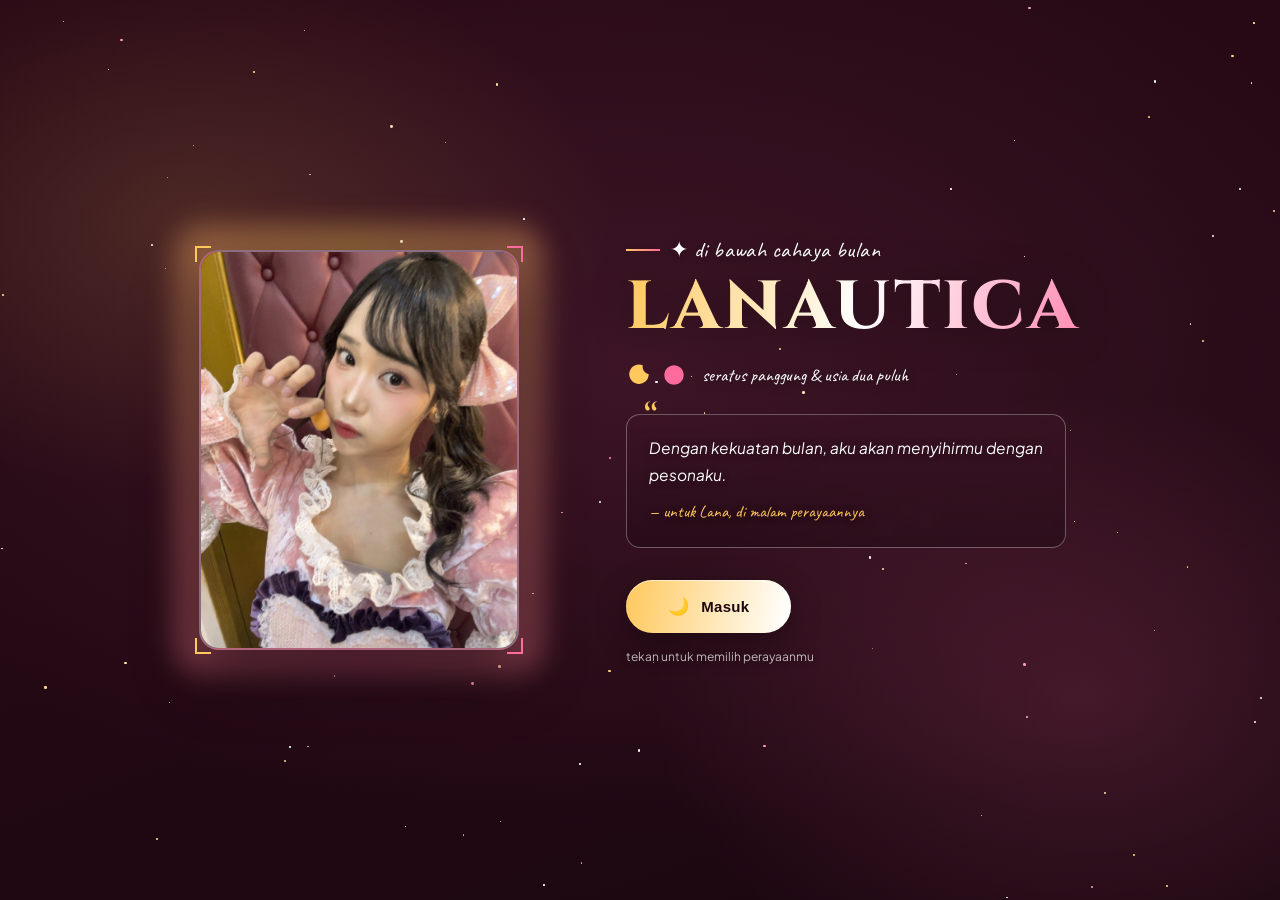
<file: index.html>
<!DOCTYPE html>
<html lang="id">
<head>
<meta charset="UTF-8">
<meta name="viewport" content="width=device-width, initial-scale=1.0">
<title>LANAUTICA — WonderLana</title>
<link rel="preconnect" href="https://fonts.googleapis.com">
<link rel="preconnect" href="https://fonts.gstatic.com" crossorigin>
<link href="https://fonts.googleapis.com/css2?family=Cinzel:wght@600;800&family=Bungee&family=Fraunces:ital,opsz,wght@0,9..144,900;1,9..144,600&family=Plus+Jakarta+Sans:wght@400;500;600;700&family=Caveat:wght@600;700&display=swap" rel="stylesheet">
<style>
  :root{
    /* sisi teater (100th show) */
    --stage:  #2B0A16;
    --curtain:#C2274B;
    --curtain-d:#8A1234;
    --bulb:   #FFC85C;
    --mint:   #9FE3C7;
    /* sisi pesta (seitansai 20) */
    --cream:  #FFF7F1;
    --pink:   #FF6B9D;
    --rose:   #C93E6E;
    --plum:   #47203C;
    --gold:   #E8A93C;
    /* netral */
    --ink:    #1A0710;
  }
  *{ box-sizing:border-box; margin:0; }
  html,body{ height:100%; }
  body{
    font-family:'Plus Jakarta Sans', sans-serif; color:#fff;
    overflow:hidden; min-height:100vh; position:relative;
    background:
      radial-gradient(ellipse 55% 50% at 15% 25%, rgba(255,200,92,0.14), transparent 60%),
      radial-gradient(ellipse 55% 55% at 85% 78%, rgba(255,107,157,0.16), transparent 62%),
      radial-gradient(ellipse 90% 70% at 50% 40%, #3D1526, transparent 75%),
      linear-gradient(160deg, #2B0A16 0%, #1A0710 100%);
  }
  @media (prefers-reduced-motion: reduce){ *{ animation:none !important; transition-duration:.001ms !important; } }

  /* ---------- lapisan bintang di atas latar gelap ---------- */
  #sky{ position:fixed; inset:0; z-index:0; pointer-events:none; }
  .spark{ position:absolute; border-radius:50%; animation:twinkle var(--tw,3s) ease-in-out infinite; }
  @keyframes twinkle{ 0%,100%{ opacity:var(--o,.6); } 50%{ opacity:.08; } }

  /* ---------- panggung utama ---------- */
  .stage{
    position:relative; z-index:2; min-height:100vh;
    display:grid; grid-template-columns:1fr 1.15fr; align-items:center; gap:40px;
    max-width:1080px; margin:0 auto; padding:48px 32px;
  }

  .portrait-col{ display:flex; justify-content:center; }
  .portrait{ position:relative; width:min(320px, 74vw); aspect-ratio:4/5; animation:rise 1.1s cubic-bezier(.2,.8,.2,1) both; }
  @keyframes rise{ from{ opacity:0; transform:translateY(26px) scale(.97); } to{ opacity:1; transform:none; } }
  .portrait .halo{
    position:absolute; inset:-24px; border-radius:28px;
    background:conic-gradient(from 0deg, rgba(255,200,92,0.4), rgba(255,107,157,0.4), rgba(255,200,92,0.4));
    filter:blur(14px); animation:breathe 5s ease-in-out infinite;
  }
  @keyframes breathe{ 0%,100%{ opacity:.65; transform:scale(1) rotate(0deg); } 50%{ opacity:.95; transform:scale(1.05) rotate(8deg); } }
  .portrait .frame{
    position:absolute; inset:0; border-radius:20px; overflow:hidden;
    border:2px solid rgba(255,255,255,0.35);
    box-shadow:0 24px 60px rgba(0,0,0,0.5), inset 0 0 30px rgba(26,7,16,0.5);
    background:linear-gradient(160deg, var(--curtain-d), var(--plum));
  }
  .portrait .frame img{ width:100%; height:100%; object-fit:cover; display:block; }
  .portrait .frame .ph{ position:absolute; inset:0; display:flex; align-items:center; justify-content:center; font-family:'Caveat'; font-size:22px; color:#fff; text-align:center; padding:20px; }
  .corner{ position:absolute; width:16px; height:16px; z-index:3; }
  .corner.tl{ top:-4px; left:-4px; border-top:2px solid var(--bulb); border-left:2px solid var(--bulb); }
  .corner.tr{ top:-4px; right:-4px; border-top:2px solid var(--pink); border-right:2px solid var(--pink); }
  .corner.bl{ bottom:-4px; left:-4px; border-bottom:2px solid var(--bulb); border-left:2px solid var(--bulb); }
  .corner.br{ bottom:-4px; right:-4px; border-bottom:2px solid var(--pink); border-right:2px solid var(--pink); }

  .info{ animation:rise 1.1s .12s cubic-bezier(.2,.8,.2,1) both; }
  .eyebrow{ font-family:'Caveat'; font-size:22px; color:#fff; letter-spacing:.02em; display:flex; align-items:center; gap:10px; margin-bottom:10px; text-shadow:0 2px 12px rgba(0,0,0,0.5); }
  .eyebrow::before{ content:''; width:34px; height:2px; background:linear-gradient(90deg, var(--bulb), var(--pink)); }

  .wordmark h1{
    font-family:'Cinzel', serif; font-weight:800; font-size:clamp(38px, 6vw, 68px);
    letter-spacing:.04em; line-height:1;
    background:linear-gradient(100deg, var(--bulb) 0%, #fff 45%, var(--pink) 100%);
    -webkit-background-clip:text; background-clip:text; -webkit-text-fill-color:transparent;
    filter:drop-shadow(0 2px 20px rgba(0,0,0,0.4));
  }

  .moons{ display:flex; align-items:center; gap:9px; margin:20px 0 4px; }
  .moons svg{ width:26px; height:26px; }
  .moons .mlabel{ font-family:'Caveat'; font-size:18px; color:#fff; margin-left:6px; text-shadow:0 2px 10px rgba(0,0,0,0.5); }

  .quote{
    margin:26px 0 0; padding:20px 22px; max-width:440px; position:relative;
    border:1px solid rgba(255,255,255,0.3); border-radius:14px;
    background:linear-gradient(180deg, rgba(61,21,38,0.55), rgba(26,7,16,0.4));
    backdrop-filter:blur(6px);
  }
  .quote::before{ content:'\201C'; position:absolute; top:-14px; left:16px; font-family:'Cinzel', serif; font-size:48px; color:var(--bulb); line-height:1; }
  .quote p{ font-style:italic; font-size:15.5px; line-height:1.7; color:#fff; text-shadow:0 1px 8px rgba(0,0,0,0.4); }
  .quote .attr{ display:block; margin-top:10px; font-family:'Caveat'; font-size:17px; color:var(--bulb); font-style:normal; }

  .enter-btn{
    margin-top:32px; position:relative; display:inline-flex; align-items:center; gap:12px;
    font-weight:800; font-size:15px; letter-spacing:.02em;
    padding:16px 42px; border-radius:999px; cursor:pointer; color:var(--ink); border:none;
    background:linear-gradient(100deg, var(--bulb), #fff 50%, var(--pink));
    background-size:200% 100%; background-position:0% 0;
    box-shadow:0 10px 30px rgba(0,0,0,0.35), inset 0 1px 0 rgba(255,255,255,0.6);
    transition:transform .2s, box-shadow .2s, background-position .5s; overflow:hidden;
  }
  .enter-btn:hover{ transform:translateY(-2px); background-position:100% 0; box-shadow:0 14px 40px rgba(0,0,0,0.45); }
  .enter-btn:active{ transform:translateY(1px); }
  .enter-btn:focus-visible{ outline:3px solid #fff; outline-offset:3px; }
  .enter-btn .moon-ic{ font-size:17px; animation:spin 8s linear infinite; }
  @keyframes spin{ to{ transform:rotate(360deg); } }
  .enter-btn::after{ content:''; position:absolute; top:0; left:-60%; width:40%; height:100%; background:linear-gradient(100deg, transparent, rgba(255,255,255,0.6), transparent); transform:skewX(-18deg); animation:sheen 3.6s ease-in-out infinite; }
  @keyframes sheen{ 0%,60%{ left:-60%; } 85%,100%{ left:130%; } }
  .hint{ margin-top:16px; font-size:12px; color:#fff; opacity:.7; text-shadow:0 1px 8px rgba(0,0,0,0.5); }

  /* ---------- transisi mantra: dua warna bertemu ---------- */
  #veil{ position:fixed; inset:0; z-index:50; pointer-events:none; background:radial-gradient(circle at 50% 50%, #fff 0%, var(--bulb) 20%, var(--pink) 45%, var(--plum) 100%); opacity:0; transform:scale(0); border-radius:50%; transition:transform .9s cubic-bezier(.6,0,.4,1), opacity .9s ease; }
  body.leaving #veil{ opacity:1; transform:scale(3); }
  body.leaving .stage{ transition:opacity .5s, transform .6s; opacity:0; transform:scale(1.05); }

  @media (max-width:760px){
    .stage{ grid-template-columns:1fr; text-align:center; padding-top:70px; gap:30px; }
    .eyebrow, .wordmark, .moons{ justify-content:center; }
    .wordmark{ display:flex; }
    .quote{ margin-left:auto; margin-right:auto; text-align:left; }
    .info{ display:flex; flex-direction:column; align-items:center; }
  }
</style>
</head>
<body>

<div id="sky" aria-hidden="true"></div>
<div id="veil" aria-hidden="true"></div>

<main class="stage">
  <div class="portrait-col">
    <div class="portrait">
      <div class="halo"></div>
      <span class="corner tl"></span><span class="corner tr"></span>
      <span class="corner bl"></span><span class="corner br"></span>
      <div class="frame">
        <img src="daidaidai.jpg" alt="Aurhel Alana — Lana JKT48" onerror="this.style.display='none';this.nextElementSibling.style.display='flex';">
        <div class="ph" style="display:none;">&#10022; potret Lana &#10022;<br><small>(taruh daidaidai.jpg di folder yang sama)</small></div>
      </div>
    </div>
  </div>

  <div class="info">
    <span class="eyebrow">&#10022; di bawah cahaya bulan</span>
    <div class="wordmark"><h1>LANAUTICA</h1></div>

    <div class="moons" title="100th Show &amp; Seitansai ke-20" aria-label="Dua perayaan">
      <svg viewBox="0 0 24 24" aria-hidden="true"><path d="M15.5 3a9 9 0 1 0 5.5 8.3A7 7 0 0 1 15.5 3z" fill="#FFC85C"/></svg>
      <svg viewBox="0 0 24 24" aria-hidden="true"><circle cx="12" cy="12" r="9" fill="#FF6B9D"/></svg>
      <span class="mlabel">seratus panggung &amp; usia dua puluh</span>
    </div>

    <blockquote class="quote">
      <p>Dengan kekuatan bulan, aku akan menyihirmu dengan pesonaku.
      <span class="attr">&#8212; untuk Lana, di malam perayaannya</span></p>
    </blockquote>

    <button class="enter-btn" id="enterBtn">
      <span class="moon-ic">&#127769;</span> Masuk
    </button>
    <p class="hint">tekan untuk memilih perayaanmu</p>
  </div>
</main>

<script>
  // taburan bintang: campuran emas hangat & pink lembut di atas langit gelap
  (function(){
    const sky = document.getElementById('sky');
    const frag = document.createDocumentFragment();
    const palette = ['#FFE7B0', '#FF9DBE', '#FFFFFF', '#FFD98A'];
    const n = Math.min(90, Math.floor(window.innerWidth/12));
    for(let i=0;i<n;i++){
      const s = document.createElement('span');
      s.className = 'spark';
      const size = Math.random()*2.2 + 0.7;
      s.style.width = s.style.height = size + 'px';
      s.style.background = palette[Math.floor(Math.random()*palette.length)];
      s.style.left = Math.random()*100 + 'vw';
      s.style.top  = Math.random()*100 + 'vh';
      s.style.setProperty('--o', (Math.random()*0.6 + 0.35).toFixed(2));
      s.style.setProperty('--tw', (Math.random()*3 + 2).toFixed(1) + 's');
      s.style.animationDelay = (Math.random()*3).toFixed(1) + 's';
      frag.appendChild(s);
    }
    sky.appendChild(frag);
  })();

  document.getElementById('enterBtn').addEventListener('click', function(){
    if (matchMedia('(prefers-reduced-motion: reduce)').matches){ location.href = 'gate.html'; return; }
    document.body.classList.add('leaving');
    setTimeout(function(){ location.href = 'gate.html'; }, 850);
  });
</script>

</body>
</html>
</file>
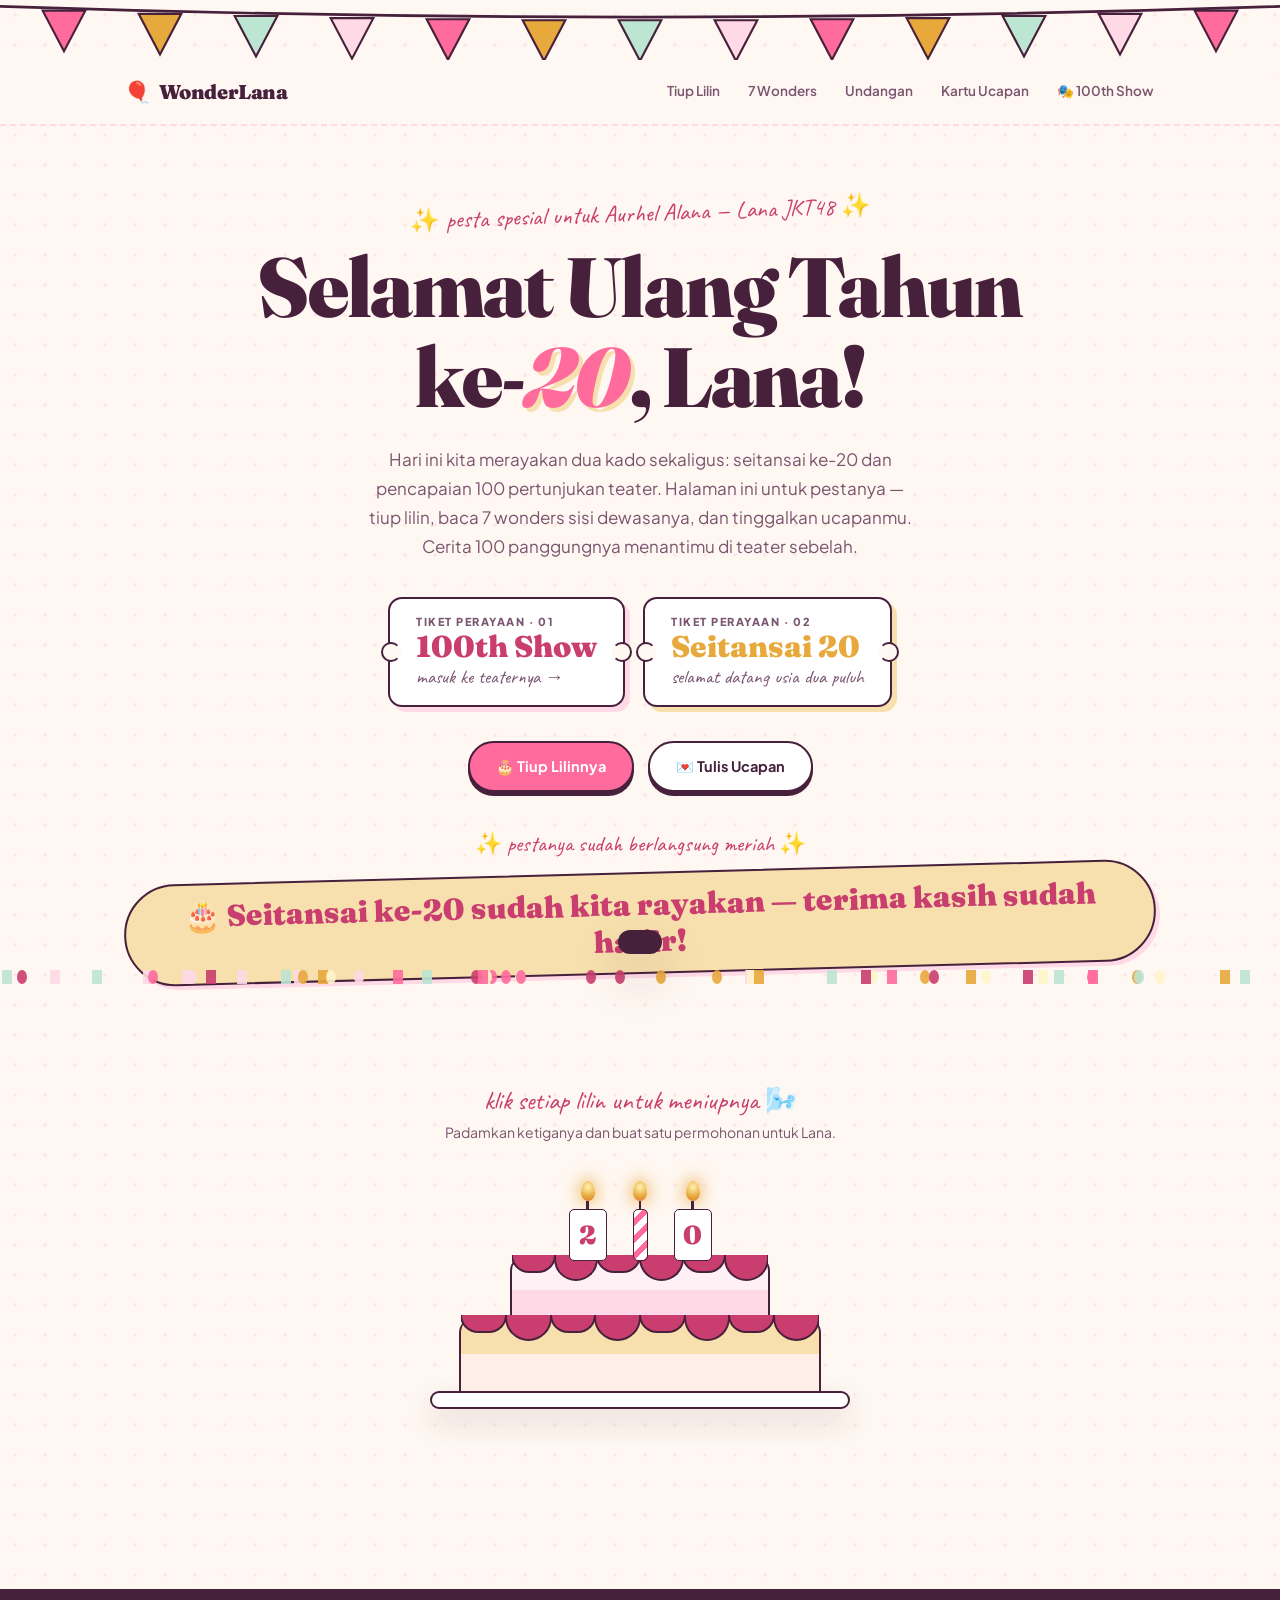
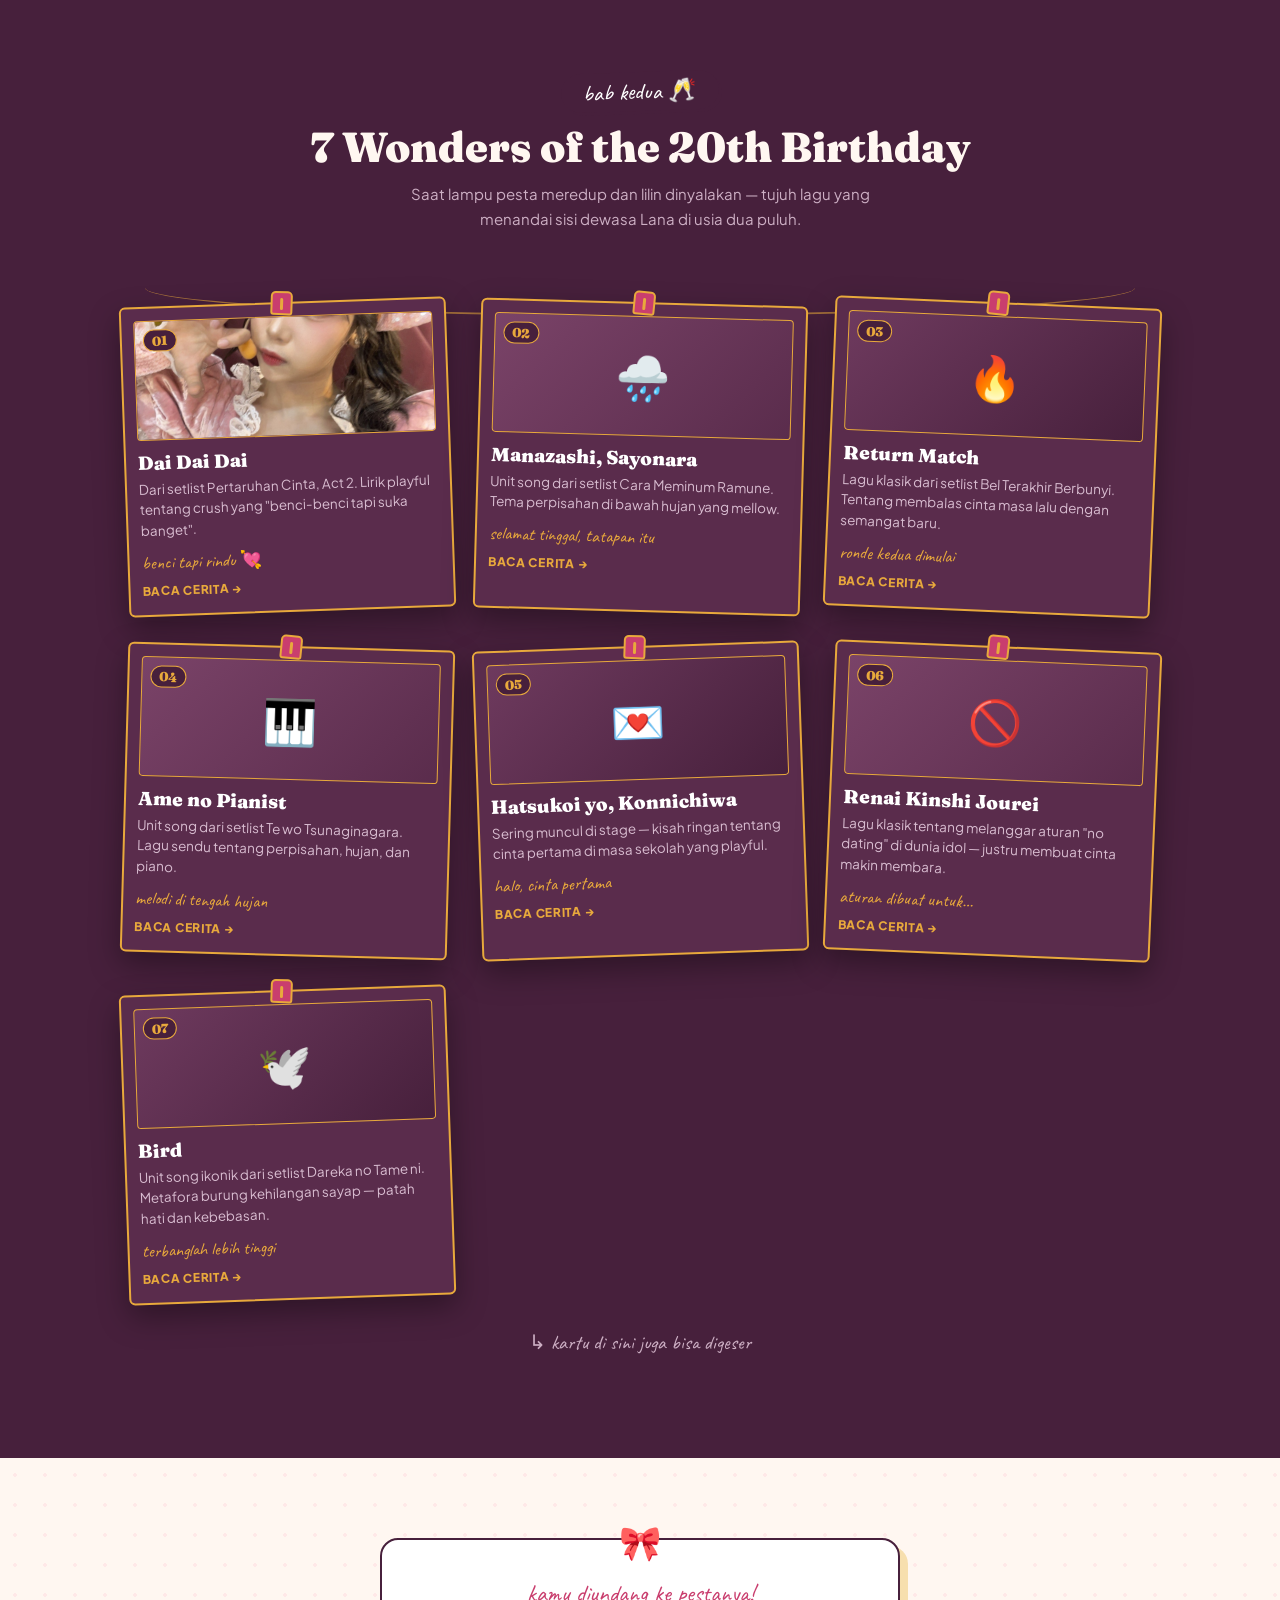
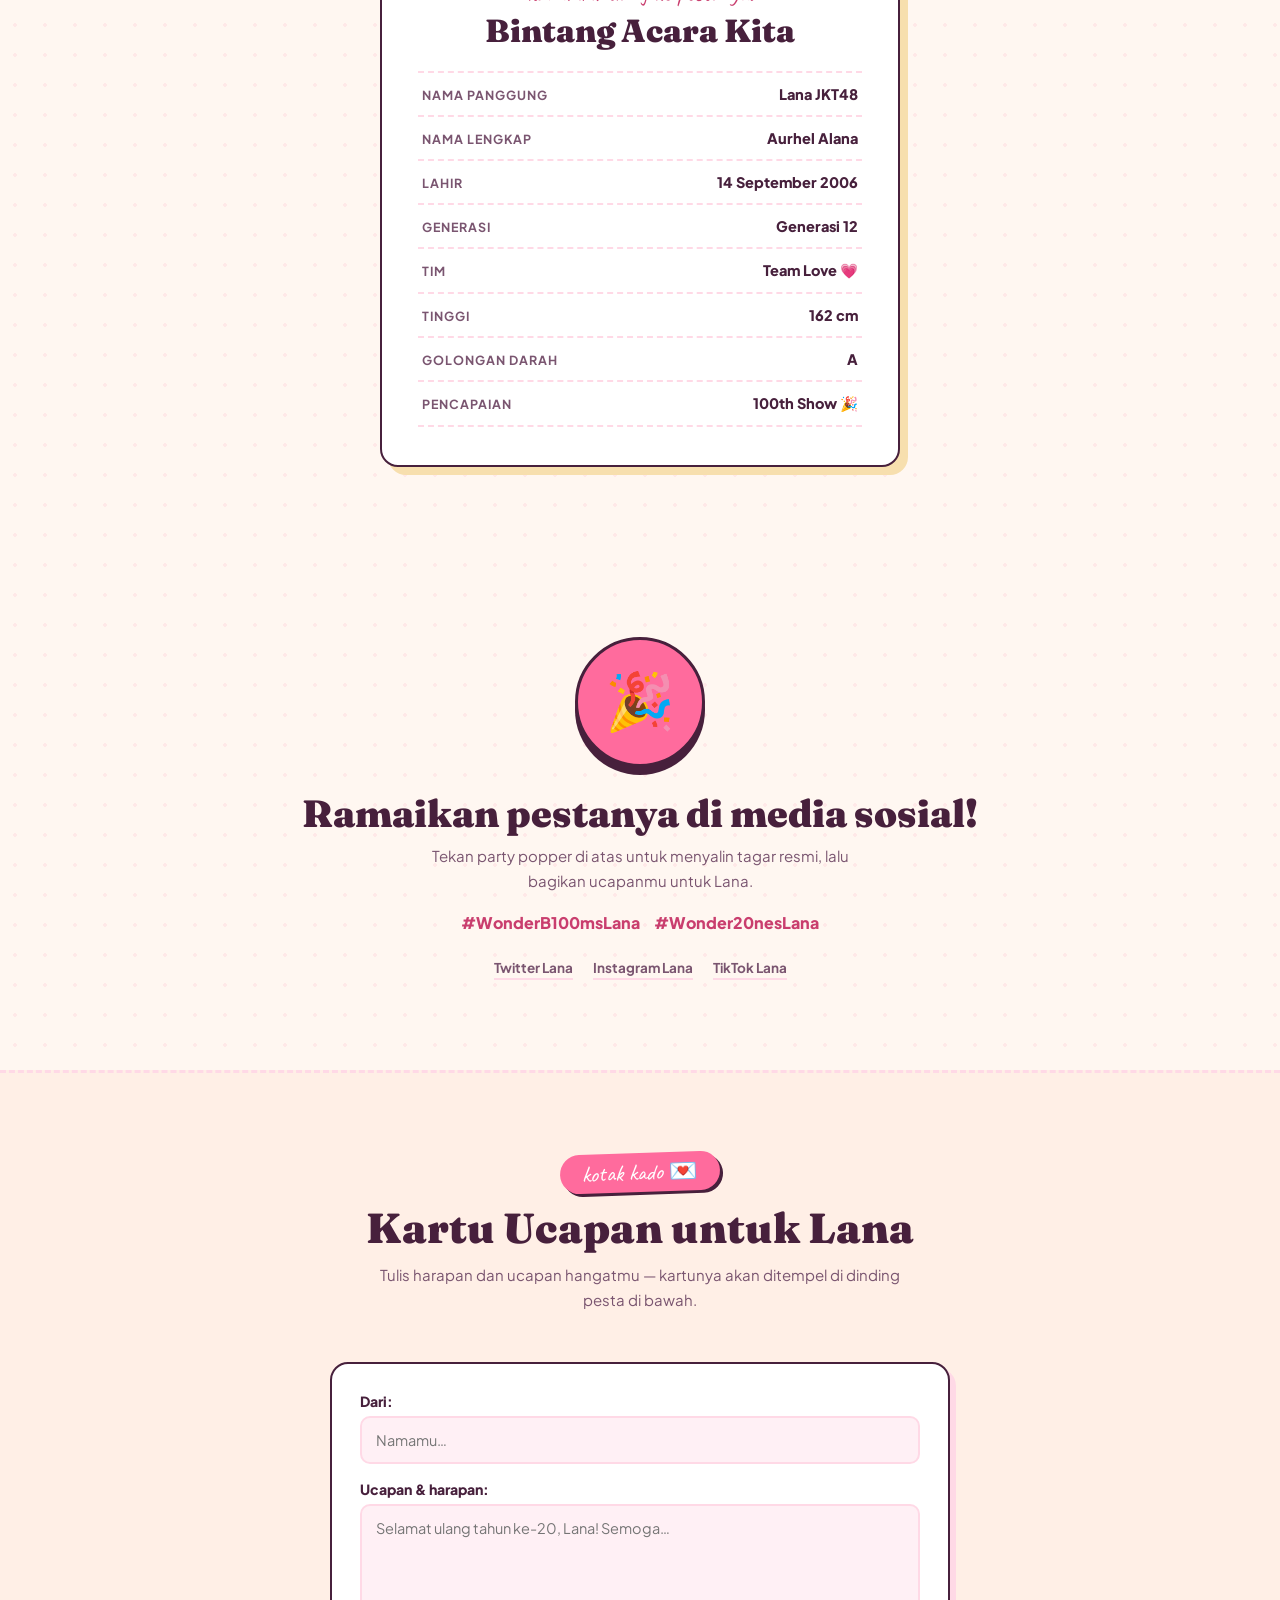
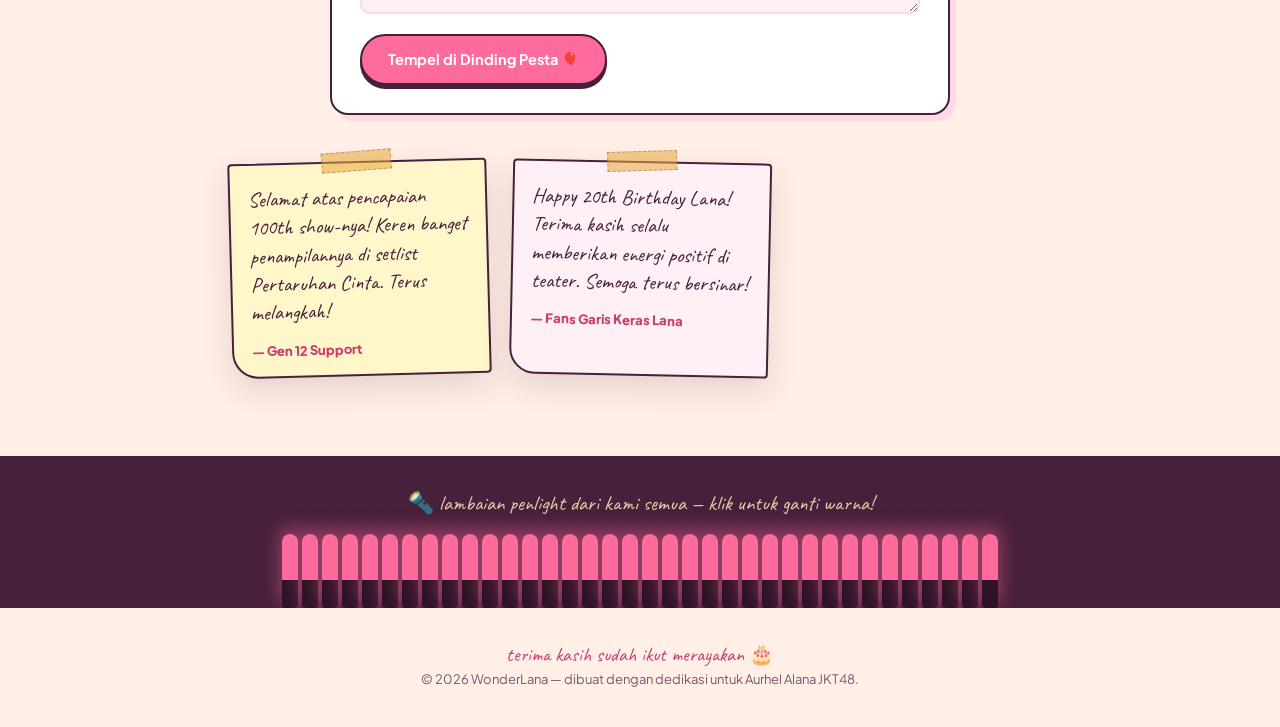
<file: birthday.html>
<!DOCTYPE html>
<html lang="id">
<head>
<meta charset="UTF-8">
<meta name="viewport" content="width=device-width, initial-scale=1.0">
<title>WonderLana — Seitansai ke-20 Lana JKT48</title>
<link rel="preconnect" href="https://fonts.googleapis.com">
<link rel="preconnect" href="https://fonts.gstatic.com" crossorigin>
<link href="https://fonts.googleapis.com/css2?family=Fraunces:ital,opsz,wght@0,9..144,600;0,9..144,900;1,9..144,600&family=Plus+Jakarta+Sans:wght@400;500;600;700;800&family=Caveat:wght@500;600;700&display=swap" rel="stylesheet">
<style>
  :root{
    --cream:      #FFF7F1;   /* frosting */
    --cream-2:    #FFEFE6;
    --pink:       #FF6B9D;   /* strawberry */
    --pink-soft:  #FFD9E6;
    --pink-pale:  #FFF0F5;
    --rose:       #C93E6E;   /* rose jam */
    --plum:       #47203C;   /* dark plum — main text */
    --plum-soft:  #7A5570;
    --gold:       #E8A93C;   /* candlelight */
    --gold-soft:  #F7DFAE;
    --mint:       #BDE5D3;
    --shadow: 0 12px 30px rgba(71,32,60,0.14);
    --shadow-big: 0 22px 50px rgba(71,32,60,0.20);
  }

  *{ box-sizing:border-box; }
  html{ scroll-behavior:smooth; }
  body{
    margin:0;
    background:var(--cream);
    color:var(--plum);
    font-family:'Plus Jakarta Sans', sans-serif;
    background-image: radial-gradient(rgba(255,107,157,0.10) 1.6px, transparent 1.6px);
    background-size: 30px 30px;
    overflow-x:hidden;
  }

  @media (prefers-reduced-motion: reduce){
    *{ animation-duration:0.001ms !important; animation-iteration-count:1 !important; transition-duration:0.001ms !important; scroll-behavior:auto !important; }
    .confetti-piece{ display:none !important; }
  }

  a{ color:inherit; }
  h1,h2,h3{ font-family:'Fraunces', serif; margin:0; line-height:1.08; }
  .hand{ font-family:'Caveat', cursive; }

  .wrap{ max-width:1080px; margin:0 auto; padding:0 24px; }

  a:focus-visible, button:focus-visible, input:focus-visible, textarea:focus-visible{
    outline:3px solid var(--gold); outline-offset:3px; border-radius:6px;
  }

  /* ---------- BUNTING (bendera pesta) ---------- */
  .bunting{ width:100%; display:block; }

  /* ---------- NAV ---------- */
  nav{
    position:sticky; top:0; z-index:60;
    background: rgba(255,247,241,0.85);
    backdrop-filter: blur(10px);
    border-bottom: 2px dashed var(--pink-soft);
  }
  nav .wrap{ display:flex; align-items:center; justify-content:space-between; height:64px; }
  .brand{ font-family:'Fraunces', serif; font-weight:900; font-size:20px; letter-spacing:-0.02em; display:flex; align-items:center; gap:8px; }
  .brand .balloon{ font-size:22px; transform:rotate(-8deg); display:inline-block; }
  .navlinks{ display:flex; gap:24px; font-size:13.5px; font-weight:600; }
  .navlinks a{ text-decoration:none; color:var(--plum-soft); padding:4px 2px; border-bottom:2px solid transparent; transition:color .2s, border-color .2s; }
  .navlinks a:hover{ color:var(--rose); border-color:var(--pink); }

  /* ---------- HERO ---------- */
  .hero{ padding:72px 0 40px; text-align:center; position:relative; }
  .hero .kicker{
    display:inline-block; font-family:'Caveat'; font-size:24px; color:var(--rose);
    transform:rotate(-2deg); margin-bottom:14px;
  }
  .hero h1{
    font-size:clamp(42px, 7.5vw, 84px); font-weight:900; letter-spacing:-0.02em;
    color:var(--plum);
  }
  .hero h1 .big20{
    color:var(--pink);
    text-shadow: 4px 4px 0 var(--gold-soft);
    font-style:italic;
  }
  .hero p.lead{
    margin:22px auto 0; max-width:560px; font-size:17px; line-height:1.7; color:var(--plum-soft);
  }

  /* two milestone tickets */
  .tickets{ display:flex; gap:18px; justify-content:center; flex-wrap:wrap; margin-top:36px; }
  .ticket{
    position:relative; background:#fff; border:2px solid var(--plum);
    border-radius:14px; padding:16px 26px; text-align:left;
    box-shadow: 5px 5px 0 var(--pink-soft);
    transition:transform .2s ease, box-shadow .2s ease;
  }
  .ticket:hover{ transform:translate(-2px,-2px); box-shadow: 8px 8px 0 var(--pink-soft); }
  .ticket.gold{ box-shadow: 5px 5px 0 var(--gold-soft); }
  .ticket.gold:hover{ box-shadow: 8px 8px 0 var(--gold-soft); }
  .ticket::before, .ticket::after{
    content:''; position:absolute; top:50%; width:16px; height:16px; border-radius:50%;
    background:var(--cream); border:2px solid var(--plum); transform:translateY(-50%);
  }
  .ticket::before{ left:-9px; border-right-color:transparent; }
  .ticket::after{ right:-9px; border-left-color:transparent; }
  .ticket .t-label{ font-size:11px; font-weight:800; letter-spacing:0.14em; text-transform:uppercase; color:var(--plum-soft); }
  .ticket .t-big{ font-family:'Fraunces'; font-weight:900; font-size:30px; color:var(--rose); }
  .ticket.gold .t-big{ color:var(--gold); }
  .ticket .t-sub{ font-family:'Caveat'; font-size:19px; color:var(--plum-soft); }

  .hero-cta{ margin-top:34px; display:flex; gap:14px; justify-content:center; flex-wrap:wrap; }
  .btn{
    font-family:'Plus Jakarta Sans'; font-weight:700; font-size:14.5px;
    padding:14px 26px; border-radius:999px; border:2px solid var(--plum);
    cursor:pointer; text-decoration:none; display:inline-flex; align-items:center; gap:8px;
    transition:transform .15s ease, box-shadow .15s ease; background:#fff; color:var(--plum);
    box-shadow:0 4px 0 var(--plum);
  }
  .btn:hover{ transform:translateY(-2px); box-shadow:0 6px 0 var(--plum); }
  .btn:active{ transform:translateY(2px); box-shadow:0 1px 0 var(--plum); }
  .btn-primary{ background:var(--pink); color:#fff; }
  .btn-gold{ background:var(--gold); color:var(--plum); }

  /* ---------- CAKE (signature) ---------- */
  .cake-section{ padding:70px 0 90px; text-align:center; }
  .cake-note{ font-family:'Caveat'; font-size:26px; color:var(--rose); margin-bottom:6px; }
  .cake-sub{ font-size:14px; color:var(--plum-soft); margin:0 0 40px; }

  .cake-stage{ position:relative; width:min(420px, 88vw); margin:0 auto; }
  .candles{
    display:flex; justify-content:center; gap:26px; align-items:flex-end;
    position:relative; z-index:3; margin-bottom:-6px;
  }
  .candle{
    background:none; border:none; padding:0; cursor:pointer; position:relative;
    display:flex; flex-direction:column; align-items:center;
  }
  .flame{
    width:14px; height:20px; border-radius:50% 50% 50% 50% / 60% 60% 40% 40%;
    background: radial-gradient(circle at 50% 30%, #FFF3B0, var(--gold) 60%, #E07B39);
    box-shadow: 0 0 14px 4px rgba(232,169,60,0.55);
    animation: flicker 0.9s infinite alternate ease-in-out;
    transform-origin: 50% 100%;
    transition: opacity .3s ease, transform .3s ease;
  }
  .candle:nth-child(2) .flame{ animation-delay:.2s; }
  .candle:nth-child(3) .flame{ animation-delay:.45s; }
  @keyframes flicker{
    from{ transform:scaleY(1) rotate(-2deg); }
    to{ transform:scaleY(1.15) rotate(3deg); }
  }
  .candle.out .flame{ opacity:0; transform:scale(0.2) translateY(6px); }
  .smoke{
    position:absolute; top:-8px; left:50%; font-size:14px; opacity:0;
    transform:translate(-50%, 0);
    pointer-events:none;
  }
  .candle.out .smoke{ animation: smoke-up 1.4s ease-out forwards; }
  @keyframes smoke-up{
    0%{ opacity:.9; transform:translate(-50%, 0); }
    100%{ opacity:0; transform:translate(-40%, -30px); }
  }
  .wick{ width:2.5px; height:8px; background:var(--plum); }
  .stick{
    width:15px; height:52px; border-radius:5px;
    background: repeating-linear-gradient(135deg, #fff 0 6px, var(--pink) 6px 12px);
    border:1.5px solid var(--plum);
  }
  .stick.num{
    width:38px; display:flex; align-items:center; justify-content:center;
    font-family:'Fraunces'; font-weight:900; font-size:26px; color:var(--rose);
    background:#fff;
  }

  .cake{ position:relative; z-index:2; }
  .layer{
    margin:0 auto; border:2.5px solid var(--plum); position:relative;
    background:var(--pink-soft);
  }
  .layer.top{
    width:62%; height:64px; border-radius:16px 16px 0 0;
    background: linear-gradient(var(--pink-pale) 55%, var(--pink-soft) 55%);
  }
  .layer.bottom{
    width:86%; height:76px; border-radius:16px 16px 0 0; border-top:none; margin-top:-2px;
    background: linear-gradient(var(--gold-soft) 50%, var(--cream-2) 50%);
  }
  .drip{
    position:absolute; top:-2px; left:0; right:0; height:26px; display:flex; overflow:hidden;
  }
  .drip i{
    flex:1; background:var(--rose); border:2px solid var(--plum); border-top:none;
    border-radius:0 0 999px 999px; margin:0 -1px; height:100%;
  }
  .drip i:nth-child(odd){ height:70%; }
  .plate{
    width:100%; height:18px; background:#fff; border:2.5px solid var(--plum);
    border-radius:999px; margin-top:-2px; box-shadow: var(--shadow);
  }
  .cake-msg{
    min-height:64px; margin-top:26px; font-family:'Caveat'; font-size:28px; color:var(--plum);
    display:flex; align-items:center; justify-content:center; gap:12px; flex-wrap:wrap;
  }
  .relight{
    display:none; font-family:'Plus Jakarta Sans'; font-size:12.5px; font-weight:700;
    background:none; border:none; color:var(--rose); text-decoration:underline; cursor:pointer;
  }

  /* confetti */
  .confetti-piece{
    position:fixed; top:-20px; width:10px; height:14px; z-index:200; pointer-events:none;
    animation: confetti-fall linear forwards;
  }
  @keyframes confetti-fall{
    to{ transform: translateY(110vh) rotate(720deg); opacity:0.9; }
  }

  /* ---------- SECTION HEADERS ---------- */
  .section{ padding:80px 0; }
  .section-head{ text-align:center; margin-bottom:50px; }
  .section-head .ribbon{
    display:inline-block; font-family:'Caveat'; font-size:23px; color:#fff;
    background:var(--pink); padding:5px 22px; border-radius:999px;
    transform:rotate(-2deg); margin-bottom:14px; box-shadow:3px 3px 0 var(--plum);
  }
  .section-head .ribbon.plum{ background:var(--plum); }
  .section-head h2{ font-size:clamp(28px, 4vw, 42px); font-weight:900; }
  .section-head p{ color:var(--plum-soft); max-width:520px; margin:12px auto 0; font-size:15px; line-height:1.65; }

  /* ---------- POLAROID GARLAND ---------- */
  .string{
    height:34px; margin-bottom:-14px; position:relative; z-index:1;
    border-bottom:2.5px solid var(--plum-soft);
    border-radius:0 0 60% 60% / 0 0 100% 100%;
    width:96%; margin-left:auto; margin-right:auto;
    opacity:.5;
  }
  .polaroid-grid{
    display:grid; grid-template-columns:repeat(auto-fill, minmax(240px, 1fr));
    gap:34px 26px; position:relative; z-index:2;
  }
  .polaroid{
    background:#fff; border:2px solid var(--plum); border-radius:6px;
    padding:12px 12px 16px; box-shadow:var(--shadow);
    position:relative; cursor:grab; user-select:none;
    transition: box-shadow .2s ease;
  }
  .polaroid:active{ cursor:grabbing; }
  .polaroid:hover{ box-shadow:var(--shadow-big); }
  .polaroid:nth-child(odd){ transform:rotate(-2deg); }
  .polaroid:nth-child(even){ transform:rotate(1.6deg); }
  .polaroid:nth-child(3n){ transform:rotate(2.4deg); }
  .pin{
    position:absolute; top:-13px; left:50%; transform:translateX(-50%) rotate(4deg);
    width:22px; height:24px; background:var(--gold); border:2px solid var(--plum);
    border-radius:5px 5px 3px 3px; z-index:3;
  }
  .pin::after{ content:''; position:absolute; left:50%; top:5px; transform:translateX(-50%); width:3px; height:12px; background:var(--plum); border-radius:2px; }
  .photo{
    height:120px; border-radius:4px; border:1.5px solid var(--plum);
    display:flex; align-items:center; justify-content:center; font-size:44px;
    margin-bottom:12px; overflow:hidden; position:relative;
  }
  .photo img{ width:100%; height:100%; object-fit:cover; }
  .p-num{
    position:absolute; top:8px; left:8px; background:#fff; border:1.5px solid var(--plum);
    font-family:'Fraunces'; font-weight:900; font-size:13px; padding:2px 8px; border-radius:999px;
  }
  .polaroid h3{ font-size:19px; font-weight:900; margin-bottom:6px; }
  .polaroid p{ font-size:13.5px; line-height:1.55; color:var(--plum-soft); margin:0 0 10px; }
  .p-caption{ font-family:'Caveat'; font-size:18px; color:var(--rose); }

  /* kawaii photo fills */
  .fill-1{ background:linear-gradient(135deg, var(--pink-soft), var(--pink-pale)); }
  .fill-2{ background:linear-gradient(135deg, var(--mint), #E5F6EE); }
  .fill-3{ background:linear-gradient(135deg, var(--gold-soft), #FDF3DD); }

  /* ---------- MATURE (20th) variant ---------- */
  .mature{ background:var(--plum); color:var(--cream); border-top:3px solid var(--plum); border-bottom:3px solid var(--plum); }
  .mature .section-head h2{ color:var(--cream); }
  .mature .section-head p{ color:#CDAFC4; }
  .mature .string{ border-color:var(--gold); opacity:.6; }
  .mature .polaroid{
    background:#5A2C4C; border-color:var(--gold); color:var(--cream);
    box-shadow:0 12px 30px rgba(0,0,0,0.35);
  }
  .mature .polaroid:hover{ box-shadow:0 22px 50px rgba(0,0,0,0.45); }
  .mature .pin{ background:var(--rose); border-color:var(--gold); }
  .mature .pin::after{ background:var(--gold); }
  .mature .photo{ border-color:var(--gold); }
  .mature .p-num{ background:var(--plum); border-color:var(--gold); color:var(--gold); }
  .mature .polaroid h3{ color:#fff; }
  .mature .polaroid p{ color:#D8BCD0; }
  .mature .p-caption{ color:var(--gold); }
  .fill-m1{ background:linear-gradient(135deg, #6E3A5E, #47203C); }
  .fill-m2{ background:linear-gradient(135deg, #7A4368, #5A2C4C); }

  .drag-hint{ text-align:center; font-family:'Caveat'; font-size:20px; color:var(--plum-soft); margin-top:30px; }
  .mature .drag-hint{ color:#CDAFC4; }

  /* ---------- INVITATION (biodata) ---------- */
  .invite-wrap{ display:flex; justify-content:center; }
  .invite{
    background:#fff; border:2.5px solid var(--plum); border-radius:18px;
    max-width:520px; width:100%; padding:38px 36px; text-align:center;
    box-shadow: 8px 8px 0 var(--gold-soft); position:relative;
  }
  .invite::before{
    content:'🎀'; position:absolute; top:-20px; left:50%; transform:translateX(-50%);
    font-size:34px;
  }
  .invite .inv-kicker{ font-family:'Caveat'; font-size:24px; color:var(--rose); }
  .invite h2{ font-size:32px; font-weight:900; margin:6px 0 22px; }
  .inv-rows{ text-align:left; border-top:2px dashed var(--pink-soft); }
  .inv-row{
    display:flex; justify-content:space-between; align-items:baseline; gap:16px;
    padding:12px 4px; border-bottom:2px dashed var(--pink-soft); font-size:14.5px;
  }
  .inv-row b{ font-weight:800; }
  .inv-row span{ color:var(--plum-soft); font-size:12.5px; font-weight:700; letter-spacing:.08em; text-transform:uppercase; }

  /* ---------- HASHTAG POPPER ---------- */
  .popper-section{ text-align:center; padding:90px 0; }
  .popper{
    font-size:56px; width:130px; height:130px; border-radius:50%;
    background:var(--pink); border:3px solid var(--plum);
    box-shadow:0 8px 0 var(--plum); cursor:pointer;
    transition:transform .15s ease, box-shadow .15s ease;
  }
  .popper:hover{ transform:translateY(-4px) rotate(-6deg); }
  .popper:active{ transform:translateY(4px); box-shadow:0 2px 0 var(--plum); }
  .popper-section h2{ font-size:clamp(26px,4vw,38px); margin:26px 0 10px; font-weight:900; }
  .popper-section p{ color:var(--plum-soft); max-width:440px; margin:0 auto; font-size:15px; line-height:1.65; }
  .tags-line{
    margin-top:18px; font-weight:800; font-size:16px; color:var(--rose);
    display:flex; gap:14px; justify-content:center; flex-wrap:wrap;
  }
  .social{ margin-top:26px; display:flex; gap:20px; justify-content:center; font-size:13.5px; font-weight:700; }
  .social a{ text-decoration:none; color:var(--plum-soft); border-bottom:2px solid var(--pink-soft); padding-bottom:2px; }
  .social a:hover{ color:var(--rose); border-color:var(--pink); }
  .copied-toast{
    position:fixed; bottom:26px; left:50%; transform:translate(-50%, 80px);
    background:var(--plum); color:#fff; padding:12px 22px; border-radius:999px;
    font-size:13.5px; font-weight:700; z-index:300; transition:transform .3s ease;
    box-shadow:var(--shadow-big);
  }
  .copied-toast.show{ transform:translate(-50%, 0); }

  /* ---------- WISH BOX (kartu ucapan) ---------- */
  .wishes{ background:var(--cream-2); border-top:3px dashed var(--pink-soft); }
  .wish-form{
    background:#fff; border:2.5px solid var(--plum); border-radius:18px;
    padding:28px; max-width:620px; margin:0 auto 46px;
    box-shadow:6px 6px 0 var(--pink-soft);
    display:flex; flex-direction:column; gap:16px;
  }
  .wish-form label{ font-weight:800; font-size:14px; display:block; margin-bottom:6px; }
  .wish-form input, .wish-form textarea{
    width:100%; background:var(--pink-pale); border:2px solid var(--pink-soft);
    border-radius:10px; padding:13px 14px; font-family:inherit; font-size:14.5px;
    color:var(--plum); transition:border-color .2s;
  }
  .wish-form input:focus, .wish-form textarea:focus{ border-color:var(--pink); outline:none; }
  .wish-form textarea{ resize:vertical; min-height:110px; }
  .wish-grid{
    max-width:820px; margin:0 auto;
    display:grid; grid-template-columns:repeat(auto-fill, minmax(240px, 1fr)); gap:22px;
  }
  .wish-card{
    padding:20px 18px 16px; border-radius:4px 4px 4px 26px;
    border:2px solid var(--plum); box-shadow:var(--shadow); position:relative;
  }
  .wish-card:nth-child(3n+1){ background:#FFF6C9; transform:rotate(-1.5deg); }
  .wish-card:nth-child(3n+2){ background:var(--pink-pale); transform:rotate(1.2deg); }
  .wish-card:nth-child(3n){ background:#E9F7F0; transform:rotate(-0.8deg); }
  .wish-card .tape{
    position:absolute; top:-12px; left:50%; transform:translateX(-50%) rotate(-3deg);
    width:70px; height:20px; background:rgba(232,169,60,0.55);
    border:1px dashed rgba(71,32,60,0.3);
  }
  .wish-card p{ font-family:'Caveat'; font-size:21px; line-height:1.35; margin:0 0 12px; }
  .wish-card b{ font-size:13px; font-weight:800; color:var(--rose); }

  /* ---------- STORY MODAL ---------- */
  .polaroid .read-more{
    display:block; margin-top:10px; font-family:'Plus Jakarta Sans';
    font-size:12px; font-weight:800; letter-spacing:.06em; text-transform:uppercase;
    color:var(--rose);
  }
  .mature .polaroid .read-more{ color:var(--gold); }

  .modal-backdrop{
    position:fixed; inset:0; background:rgba(71,32,60,0.55); backdrop-filter:blur(4px);
    z-index:400; display:none; align-items:center; justify-content:center; padding:24px;
  }
  .modal-backdrop.open{ display:flex; }
  .modal{
    background:#fff; border:2.5px solid var(--plum); border-radius:18px;
    max-width:560px; width:100%; max-height:85vh; overflow-y:auto;
    padding:34px 32px 30px; position:relative;
    box-shadow: 10px 10px 0 var(--pink-soft), var(--shadow-big);
    animation: modal-pop .3s cubic-bezier(.2,.9,.3,1.3);
  }
  @keyframes modal-pop{ from{ transform:scale(.85) rotate(-1.5deg); opacity:0; } to{ transform:scale(1) rotate(0); opacity:1; } }
  .modal.mature-modal{
    background:#5A2C4C; border-color:var(--gold); color:var(--cream);
    box-shadow: 10px 10px 0 rgba(232,169,60,0.35), var(--shadow-big);
  }
  .modal .m-tag{
    display:inline-block; font-family:'Caveat'; font-size:21px; color:#fff;
    background:var(--pink); padding:3px 18px; border-radius:999px; transform:rotate(-2deg);
    margin-bottom:14px;
  }
  .modal.mature-modal .m-tag{ background:var(--gold); color:var(--plum); }
  .modal h3{ font-size:30px; font-weight:900; margin-bottom:4px; }
  .modal .m-setlist{ font-family:'Caveat'; font-size:20px; color:var(--rose); display:block; margin-bottom:18px; }
  .modal.mature-modal .m-setlist{ color:var(--gold); }
  .modal .m-story{ font-size:15px; line-height:1.8; color:var(--plum-soft); }
  .modal.mature-modal .m-story{ color:#E3CBDB; }
  .modal .m-story p{ margin:0 0 14px; }
  .modal-close{
    position:absolute; top:14px; right:14px; width:38px; height:38px; border-radius:50%;
    background:var(--pink-pale); border:2px solid var(--plum); font-size:17px; font-weight:800;
    color:var(--plum); cursor:pointer; line-height:1;
    transition:transform .15s ease, background .15s ease;
  }
  .modal-close:hover{ transform:rotate(90deg); background:var(--pink-soft); }
  .modal.mature-modal .modal-close{ background:var(--plum); border-color:var(--gold); color:var(--gold); }

  /* ---------- COUNTDOWN ---------- */
  .countdown{ margin-top:38px; }
  .cd-label{ font-family:'Caveat'; font-size:22px; color:var(--rose); display:block; margin-bottom:14px; }
  .cd-grid{ display:flex; gap:12px; justify-content:center; flex-wrap:wrap; }
  .cd-box{
    background:#fff; border:2.5px solid var(--plum); border-radius:14px;
    min-width:86px; padding:14px 10px 10px; box-shadow:0 5px 0 var(--plum);
    position:relative;
  }
  .cd-box::before{
    content:''; position:absolute; top:-7px; left:50%; transform:translateX(-50%);
    width:26px; height:12px; background:var(--gold); border:2px solid var(--plum); border-radius:4px;
  }
  .cd-box b{ display:block; font-family:'Fraunces'; font-weight:900; font-size:34px; color:var(--rose); line-height:1; }
  .cd-box span{ font-size:10.5px; font-weight:800; letter-spacing:.14em; text-transform:uppercase; color:var(--plum-soft); }
  .cd-done{
    display:none; font-family:'Fraunces'; font-weight:900; font-size:clamp(22px,3.4vw,30px);
    color:var(--rose); background:var(--gold-soft); border:2.5px solid var(--plum);
    border-radius:999px; padding:12px 30px; transform:rotate(-1.5deg);
    box-shadow:4px 4px 0 var(--pink-soft);
  }

  /* ---------- TIMELINE PERJALANAN ---------- */
  .timeline{ position:relative; max-width:760px; margin:0 auto; padding:10px 0; }
  .timeline::before{
    content:''; position:absolute; top:0; bottom:0; left:50%; transform:translateX(-50%);
    border-left:3px dashed var(--pink); opacity:.5;
  }
  .tl-item{ position:relative; width:50%; padding:0 44px 46px 0; }
  .tl-item:nth-child(even){ margin-left:50%; padding:0 0 46px 44px; text-align:left; }
  .tl-item:nth-child(odd){ text-align:right; }
  .tl-pin{
    position:absolute; top:0; width:52px; height:52px; border-radius:50%;
    background:#fff; border:2.5px solid var(--plum); z-index:2;
    display:flex; align-items:center; justify-content:center;
    font-family:'Fraunces'; font-weight:900; font-size:15px; color:var(--rose);
    box-shadow:0 4px 0 var(--pink-soft);
  }
  .tl-item:nth-child(odd) .tl-pin{ right:-26px; }
  .tl-item:nth-child(even) .tl-pin{ left:-26px; }
  .tl-card{
    display:inline-block; background:#fff; border:2px solid var(--plum); border-radius:14px;
    padding:18px 20px; box-shadow:var(--shadow); max-width:300px; text-align:left;
    transition:transform .2s ease, box-shadow .2s ease;
  }
  .tl-card:hover{ transform:translateY(-3px); box-shadow:var(--shadow-big); }
  .tl-card .tl-tag{ font-size:11px; font-weight:800; letter-spacing:.12em; text-transform:uppercase; color:var(--plum-soft); }
  .tl-card h3{ font-size:19px; font-weight:900; margin:4px 0 6px; }
  .tl-card p{ font-size:13.5px; line-height:1.6; color:var(--plum-soft); margin:0; }
  .tl-item.final .tl-pin{ background:var(--gold); color:var(--plum); width:62px; height:62px; font-size:17px; }
  .tl-item.final .tl-card{ background:var(--gold-soft); box-shadow:5px 5px 0 var(--pink-soft); }
  @media (max-width:640px){
    .timeline::before{ left:26px; }
    .tl-item, .tl-item:nth-child(even){ width:100%; margin-left:0; padding:0 0 40px 62px; text-align:left; }
    .tl-item:nth-child(odd) .tl-pin, .tl-item:nth-child(even) .tl-pin{ left:0; right:auto; }
  }

  /* ---------- PENLIGHT WAVE ---------- */
  .penlight-strip{
    background:var(--plum); padding:34px 0 0; overflow:hidden; position:relative;
    border-top:3px solid var(--plum); cursor:pointer; border:none; width:100%; display:block;
  }
  .penlight-strip .pl-note{
    text-align:center; font-family:'Caveat'; font-size:21px; color:var(--gold-soft);
    margin:0 0 18px; opacity:.9;
  }
  .pl-row{ display:flex; justify-content:center; align-items:flex-end; gap:4px; }
  .penlight{
    width:16px; height:74px; border-radius:8px 8px 4px 4px; position:relative; flex:0 0 auto;
    transform-origin:50% 100%;
    animation: wave 1.6s ease-in-out infinite alternate;
    background:linear-gradient(var(--pl-glow, var(--pink)) 62%, #2E1327 62%);
    box-shadow:0 -6px 18px 2px var(--pl-shadow, rgba(255,107,157,0.45));
    transition:background .4s ease, box-shadow .4s ease;
  }
  @keyframes wave{
    from{ transform:rotate(-16deg); }
    to{ transform:rotate(16deg); }
  }
  .penlight-strip.gold-mode .penlight{
    background:linear-gradient(var(--gold) 62%, #2E1327 62%);
    box-shadow:0 -6px 18px 2px rgba(232,169,60,0.5);
  }
  .penlight-strip.mint-mode .penlight{
    background:linear-gradient(var(--mint) 62%, #2E1327 62%);
    box-shadow:0 -6px 18px 2px rgba(189,229,211,0.5);
  }
  @media (prefers-reduced-motion: reduce){
    .penlight{ animation:none; transform:rotate(0); }
  }

  footer{
    text-align:center; padding:34px 0 40px; font-size:13px; color:var(--plum-soft);
    background:var(--cream-2);
  }
  footer .hand{ font-size:20px; color:var(--rose); display:block; margin-bottom:4px; }

  @media (max-width:640px){
    .navlinks{ display:none; }
    .candles{ gap:16px; }
    .tickets{ flex-direction:column; align-items:center; }
    .ticket{ width:min(320px, 100%); }
  }
</style>
</head>
<body>

<!-- bendera pesta -->
<svg class="bunting" viewBox="0 0 1200 56" preserveAspectRatio="none" aria-hidden="true">
  <path d="M0,6 Q600,26 1200,6" fill="none" stroke="#47203C" stroke-width="2.5"/>
  <g>
    <polygon points="40,10 80,10 60,48"  fill="#FF6B9D" stroke="#47203C" stroke-width="2"/>
    <polygon points="130,13 170,13 150,51" fill="#E8A93C" stroke="#47203C" stroke-width="2"/>
    <polygon points="220,15 260,15 240,53" fill="#BDE5D3" stroke="#47203C" stroke-width="2"/>
    <polygon points="310,17 350,17 330,55" fill="#FFD9E6" stroke="#47203C" stroke-width="2"/>
    <polygon points="400,18 440,18 420,56" fill="#FF6B9D" stroke="#47203C" stroke-width="2"/>
    <polygon points="490,19 530,19 510,57" fill="#E8A93C" stroke="#47203C" stroke-width="2"/>
    <polygon points="580,19 620,19 600,57" fill="#BDE5D3" stroke="#47203C" stroke-width="2"/>
    <polygon points="670,19 710,19 690,57" fill="#FFD9E6" stroke="#47203C" stroke-width="2"/>
    <polygon points="760,18 800,18 780,56" fill="#FF6B9D" stroke="#47203C" stroke-width="2"/>
    <polygon points="850,17 890,17 870,55" fill="#E8A93C" stroke="#47203C" stroke-width="2"/>
    <polygon points="940,15 980,15 960,53" fill="#BDE5D3" stroke="#47203C" stroke-width="2"/>
    <polygon points="1030,13 1070,13 1050,51" fill="#FFD9E6" stroke="#47203C" stroke-width="2"/>
    <polygon points="1120,10 1160,10 1140,48" fill="#FF6B9D" stroke="#47203C" stroke-width="2"/>
  </g>
</svg>

<nav>
  <div class="wrap">
    <a class="brand" href="gate.html" style="text-decoration:none;color:inherit;"><span class="balloon">🎈</span> WonderLana</a>
    <div class="navlinks">
      <a href="#cake">Tiup Lilin</a>
      <a href="#wonders20">7 Wonders</a>
      <a href="#invite">Undangan</a>
      <a href="#wishes">Kartu Ucapan</a>
      <a href="show100.html">🎭 100th Show</a>
    </div>
  </div>
</nav>

<header class="hero">
  <div class="wrap">
    <span class="kicker">✨ pesta spesial untuk Aurhel Alana — Lana JKT48 ✨</span>
    <h1>Selamat Ulang Tahun<br>ke-<span class="big20">20</span>, Lana!</h1>
    <p class="lead">Hari ini kita merayakan dua kado sekaligus: seitansai ke-20 dan pencapaian 100 pertunjukan teater. Halaman ini untuk pestanya — tiup lilin, baca 7 wonders sisi dewasanya, dan tinggalkan ucapanmu. Cerita 100 panggungnya menantimu di teater sebelah.</p>

    <div class="tickets">
      <a class="ticket" href="show100.html" style="text-decoration:none;color:inherit;">
        <div class="t-label">Tiket Perayaan · 01</div>
        <div class="t-big">100th Show</div>
        <div class="t-sub">masuk ke teaternya →</div>
      </a>
      <div class="ticket gold">
        <div class="t-label">Tiket Perayaan · 02</div>
        <div class="t-big">Seitansai 20</div>
        <div class="t-sub">selamat datang usia dua puluh</div>
      </div>
    </div>

    <div class="hero-cta">
      <a class="btn btn-primary" href="#cake">🎂 Tiup Lilinnya</a>
      <a class="btn" href="#wishes">💌 Tulis Ucapan</a>
    </div>

    <div class="countdown" id="countdown">
      <span class="cd-label">⏳ menghitung hari menuju seitansai ke-20…</span>
      <div class="cd-grid" id="cdGrid">
        <div class="cd-box"><b id="cdD">0</b><span>Hari</span></div>
        <div class="cd-box"><b id="cdH">0</b><span>Jam</span></div>
        <div class="cd-box"><b id="cdM">0</b><span>Menit</span></div>
        <div class="cd-box"><b id="cdS">0</b><span>Detik</span></div>
      </div>
      <div class="cd-done" id="cdDone">🎉 Hari ini pestanya! Selamat ulang tahun ke-20, Lana! 🎉</div>
    </div>
  </div>
</header>

<!-- ================= KUE ULANG TAHUN ================= -->
<section class="cake-section" id="cake">
  <div class="wrap">
    <div class="cake-note">klik setiap lilin untuk meniupnya 🌬️</div>
    <p class="cake-sub">Padamkan ketiganya dan buat satu permohonan untuk Lana.</p>

    <div class="cake-stage">
      <div class="candles" id="candles">
        <button class="candle" aria-label="Tiup lilin angka 2">
          <span class="flame"></span><span class="smoke">💨</span>
          <span class="wick"></span>
          <span class="stick num">2</span>
        </button>
        <button class="candle" aria-label="Tiup lilin tengah">
          <span class="flame"></span><span class="smoke">💨</span>
          <span class="wick"></span>
          <span class="stick"></span>
        </button>
        <button class="candle" aria-label="Tiup lilin angka 0">
          <span class="flame"></span><span class="smoke">💨</span>
          <span class="wick"></span>
          <span class="stick num">0</span>
        </button>
      </div>
      <div class="cake">
        <div class="layer top"><div class="drip"><i></i><i></i><i></i><i></i><i></i><i></i></div></div>
        <div class="layer bottom"><div class="drip"><i></i><i></i><i></i><i></i><i></i><i></i><i></i><i></i></div></div>
        <div class="plate"></div>
      </div>
      <div class="cake-msg" id="cakeMsg" aria-live="polite"></div>
      <button class="relight" id="relight">nyalakan lilinnya lagi</button>
    </div>
  </div>
</section>

<!-- ================= 20TH BIRTHDAY (MATURE) ================= -->
<section class="section mature" id="wonders20">
  <div class="wrap">
    <div class="section-head">
      <span class="ribbon plum">bab kedua 🥂</span>
      <h2>7 Wonders of the 20th Birthday</h2>
      <p>Saat lampu pesta meredup dan lilin dinyalakan — tujuh lagu yang menandai sisi dewasa Lana di usia dua puluh.</p>
    </div>
    <div class="string" aria-hidden="true"></div>
    <div class="polaroid-grid">
      <div class="polaroid" data-drag data-story="daidaidai" role="button" tabindex="0" aria-haspopup="dialog">
        <span class="pin" aria-hidden="true"></span>
        <div class="photo fill-m1">
          <img src="daidaidai.jpg" alt="Lana JKT48" onerror="this.remove()">
          <span class="p-num">01</span>
        </div>
        <h3>Dai Dai Dai</h3>
        <p>Dari setlist Pertaruhan Cinta, Act 2. Lirik playful tentang crush yang "benci-benci tapi suka banget".</p>
        <span class="p-caption">benci tapi rindu 💘</span>
        <span class="read-more">baca cerita →</span>
      </div>
      <div class="polaroid" data-drag data-story="manazashi" role="button" tabindex="0" aria-haspopup="dialog">
        <span class="pin" aria-hidden="true"></span>
        <div class="photo fill-m2">🌧️<span class="p-num">02</span></div>
        <h3>Manazashi, Sayonara</h3>
        <p>Unit song dari setlist Cara Meminum Ramune. Tema perpisahan di bawah hujan yang mellow.</p>
        <span class="p-caption">selamat tinggal, tatapan itu</span>
        <span class="read-more">baca cerita →</span>
      </div>
      <div class="polaroid" data-drag data-story="returnmatch" role="button" tabindex="0" aria-haspopup="dialog">
        <span class="pin" aria-hidden="true"></span>
        <div class="photo fill-m1">🔥<span class="p-num">03</span></div>
        <h3>Return Match</h3>
        <p>Lagu klasik dari setlist Bel Terakhir Berbunyi. Tentang membalas cinta masa lalu dengan semangat baru.</p>
        <span class="p-caption">ronde kedua dimulai</span>
        <span class="read-more">baca cerita →</span>
      </div>
      <div class="polaroid" data-drag data-story="amenopianist" role="button" tabindex="0" aria-haspopup="dialog">
        <span class="pin" aria-hidden="true"></span>
        <div class="photo fill-m2">🎹<span class="p-num">04</span></div>
        <h3>Ame no Pianist</h3>
        <p>Unit song dari setlist Te wo Tsunaginagara. Lagu sendu tentang perpisahan, hujan, dan piano.</p>
        <span class="p-caption">melodi di tengah hujan</span>
        <span class="read-more">baca cerita →</span>
      </div>
      <div class="polaroid" data-drag data-story="hatsukoi" role="button" tabindex="0" aria-haspopup="dialog">
        <span class="pin" aria-hidden="true"></span>
        <div class="photo fill-m1">💌<span class="p-num">05</span></div>
        <h3>Hatsukoi yo, Konnichiwa</h3>
        <p>Sering muncul di stage — kisah ringan tentang cinta pertama di masa sekolah yang playful.</p>
        <span class="p-caption">halo, cinta pertama</span>
        <span class="read-more">baca cerita →</span>
      </div>
      <div class="polaroid" data-drag data-story="renai" role="button" tabindex="0" aria-haspopup="dialog">
        <span class="pin" aria-hidden="true"></span>
        <div class="photo fill-m2">🚫<span class="p-num">06</span></div>
        <h3>Renai Kinshi Jourei</h3>
        <p>Lagu klasik tentang melanggar aturan "no dating" di dunia idol — justru membuat cinta makin membara.</p>
        <span class="p-caption">aturan dibuat untuk…</span>
        <span class="read-more">baca cerita →</span>
      </div>
      <div class="polaroid" data-drag data-story="bird" role="button" tabindex="0" aria-haspopup="dialog">
        <span class="pin" aria-hidden="true"></span>
        <div class="photo fill-m1">🕊️<span class="p-num">07</span></div>
        <h3>Bird</h3>
        <p>Unit song ikonik dari setlist Dareka no Tame ni. Metafora burung kehilangan sayap — patah hati dan kebebasan.</p>
        <span class="p-caption">terbanglah lebih tinggi</span>
        <span class="read-more">baca cerita →</span>
      </div>
    </div>
    <p class="drag-hint">↳ kartu di sini juga bisa digeser</p>
  </div>
</section>

<!-- ================= UNDANGAN / BIODATA ================= -->
<section class="section" id="invite">
  <div class="wrap invite-wrap">
    <div class="invite">
      <span class="inv-kicker">kamu diundang ke pestanya!</span>
      <h2>Bintang Acara Kita</h2>
      <div class="inv-rows">
        <div class="inv-row"><span>Nama Panggung</span><b>Lana JKT48</b></div>
        <div class="inv-row"><span>Nama Lengkap</span><b>Aurhel Alana</b></div>
        <div class="inv-row"><span>Lahir</span><b>14 September 2006</b></div>
        <div class="inv-row"><span>Generasi</span><b>Generasi 12</b></div>
        <div class="inv-row"><span>Tim</span><b>Team Love 💗</b></div>
        <div class="inv-row"><span>Tinggi</span><b>162 cm</b></div>
        <div class="inv-row"><span>Golongan Darah</span><b>A</b></div>
        <div class="inv-row"><span>Pencapaian</span><b>100th Show 🎉</b></div>
      </div>
    </div>
  </div>
</section>

<!-- ================= TAGAR ================= -->
<section class="popper-section" id="hashtags">
  <div class="wrap">
    <button class="popper" id="popperBtn" aria-label="Salin tagar dan tembakkan confetti">🎉</button>
    <h2>Ramaikan pestanya di media sosial!</h2>
    <p>Tekan party popper di atas untuk menyalin tagar resmi, lalu bagikan ucapanmu untuk Lana.</p>
    <div class="tags-line"><span>#WonderB100msLana</span><span>#Wonder20nesLana</span></div>
    <div class="social">
      <a href="https://x.com/Lana_JKT48" target="_blank" rel="noopener">Twitter Lana</a>
      <a href="https://instagram.com/jkt48.lana" target="_blank" rel="noopener">Instagram Lana</a>
      <a href="https://tiktok.com/@lana.jkt48" target="_blank" rel="noopener">TikTok Lana</a>
    </div>
  </div>
</section>

<!-- ================= KARTU UCAPAN ================= -->
<section class="section wishes" id="wishes">
  <div class="wrap">
    <div class="section-head">
      <span class="ribbon">kotak kado 💌</span>
      <h2>Kartu Ucapan untuk Lana</h2>
      <p>Tulis harapan dan ucapan hangatmu — kartunya akan ditempel di dinding pesta di bawah.</p>
    </div>

    <form class="wish-form" id="wishForm">
      <div>
        <label for="fanName">Dari:</label>
        <input type="text" id="fanName" required maxlength="40" placeholder="Namamu…">
      </div>
      <div>
        <label for="fanMessage">Ucapan &amp; harapan:</label>
        <textarea id="fanMessage" required maxlength="400" placeholder="Selamat ulang tahun ke-20, Lana! Semoga…"></textarea>
      </div>
      <button type="submit" class="btn btn-primary" style="align-self:flex-start;">Tempel di Dinding Pesta 🎈</button>
    </form>

    <div class="wish-grid" id="wishesList"></div>
  </div>
</section>

<!-- ================= PENLIGHT WAVE ================= -->
<button class="penlight-strip" id="penlightStrip" aria-label="Barisan penlight penonton — klik untuk mengganti warna">
  <p class="pl-note">🔦 lambaian penlight dari kami semua — klik untuk ganti warna!</p>
  <div class="pl-row" id="plRow" aria-hidden="true"></div>
</button>

<footer>
  <span class="hand">terima kasih sudah ikut merayakan 🎂</span>
  © 2026 WonderLana — dibuat dengan dedikasi untuk Aurhel Alana JKT48.
</footer>

<!-- Modal cerita wonder -->
<div class="modal-backdrop" id="storyBackdrop">
  <div class="modal" id="storyModal" role="dialog" aria-modal="true" aria-labelledby="storyTitle">
    <button class="modal-close" id="storyClose" aria-label="Tutup cerita">✕</button>
    <span class="m-tag" id="storyTag"></span>
    <h3 id="storyTitle"></h3>
    <span class="m-setlist" id="storySetlist"></span>
    <div class="m-story" id="storyBody"></div>
  </div>
</div>

<div class="copied-toast" id="toast" role="status"></div>

<script>
  // ---------- confetti ----------
  const CONFETTI_COLORS = ['#FF6B9D','#E8A93C','#BDE5D3','#FFD9E6','#C93E6E','#FFF6C9'];
  function burstConfetti(count = 90){
    if (matchMedia('(prefers-reduced-motion: reduce)').matches) return;
    for(let i=0;i<count;i++){
      const p = document.createElement('span');
      p.className = 'confetti-piece';
      p.style.left = Math.random()*100 + 'vw';
      p.style.background = CONFETTI_COLORS[i % CONFETTI_COLORS.length];
      p.style.animationDuration = (2.2 + Math.random()*2.2) + 's';
      p.style.animationDelay = (Math.random()*0.6) + 's';
      p.style.transform = 'rotate(' + Math.random()*360 + 'deg)';
      if (Math.random() > .5) p.style.borderRadius = '50%';
      document.body.appendChild(p);
      setTimeout(() => p.remove(), 5500);
    }
  }

  // ---------- kue & lilin ----------
  const candles = [...document.querySelectorAll('.candle')];
  const cakeMsg = document.getElementById('cakeMsg');
  const relight = document.getElementById('relight');

  function checkCandles(){
    if (candles.every(c => c.classList.contains('out'))){
      cakeMsg.textContent = '🎉 Yeay! Selamat ulang tahun ke-20, Lana! Semoga semua permohonanmu terkabul! 🎉';
      relight.style.display = 'inline';
      burstConfetti(140);
    }
  }
  candles.forEach(c => c.addEventListener('click', () => {
    c.classList.add('out');
    checkCandles();
  }));
  relight.addEventListener('click', () => {
    candles.forEach(c => c.classList.remove('out'));
    cakeMsg.textContent = '';
    relight.style.display = 'none';
  });

  // ---------- cerita setiap wonder ----------
  const STORIES = {
    aitakatta: {
      tag: 'Wonder 01 · Kawaii', title: 'Aitakatta', setlist: 'lagu pembuka perjalanan',
      story: [
        '"Aitakatta" — aku ingin bertemu denganmu. Tidak ada lagu yang lebih pas untuk membuka kisah seratus panggung Lana. Lagu inilah yang menjadi gerbang: gerbang bertemunya seorang gadis dengan mimpinya, dan gerbang bertemunya Lana dengan para fans untuk pertama kalinya.',
        'Setiap kali intro lagu ini berbunyi di teater, energinya selalu sama seperti hari pertama — penuh semangat, penuh harapan, dan penuh warna hijau segar seperti tunas yang baru tumbuh. Dari sinilah semua dimulai.'
      ]
    },
    pajama: {
      tag: 'Wonder 02 · Kawaii', title: 'Pajama Drive', setlist: 'setlist penuh energi masa muda',
      story: [
        'Pajama Drive adalah setlist yang identik dengan masa muda — koreografi lincah, senyum lebar, dan energi yang tidak pernah habis. Di panggung inilah Lana menunjukkan sisi paling ceria dari dirinya.',
        'Bagi banyak fans, melihat Lana membawakan setlist ini seperti melihat definisi kata "genki": semangat yang menular sampai ke barisan paling belakang teater. Momen-momen seperti inilah yang membuat perjalanan menuju 100 show terasa begitu hidup.'
      ]
    },
    ramune: {
      tag: 'Wonder 03 · Kawaii', title: 'Ramune no Nomikata', setlist: 'Cara Meminum Ramune',
      story: [
        'Semanis soda ramune di musim panas — begitulah rasanya setlist ini. Cara Meminum Ramune membawa keceriaan yang ringan, segar, dan menyenangkan, cocok sekali dengan sisi playful Lana.',
        'Di antara seratus pertunjukan yang sudah dilalui, panggung-panggung Ramune selalu jadi pengingat bahwa menjadi idol juga tentang berbagi kebahagiaan sederhana: senyum, tawa, dan kesegaran yang tidak pernah basi.'
      ]
    },
    rkj: {
      tag: 'Wonder 04 · Kawaii', title: 'RKJ — Renai Kinshi Jourei', setlist: 'Aturan Anti Cinta',
      story: [
        'Renai Kinshi Jourei — aturan anti cinta yang legendaris di dunia 48. Setlist ini menuntut kedisiplinan panggung yang tinggi: formasi rapat, ekspresi teatrikal, dan cerita yang harus tersampaikan lewat setiap gerakan.',
        'Lewat setlist inilah terlihat sisi profesional Lana: bukan cuma imut di panggung, tapi juga serius berlatih demi membawakan cerita dengan sempurna. Disiplin ini yang mengantarnya melangkah pasti hingga show ke-100.'
      ]
    },
    twt: {
      tag: 'Wonder 05 · Kawaii', title: 'TwT — Te wo Tsunaginagara', setlist: 'Sambil Menggandeng Erat Tanganku',
      story: [
        'Te wo Tsunaginagara berarti "sambil bergandengan tangan" — dan memang begitulah hubungan Lana dengan fansnya selama ini. Setlist ini penuh kehangatan tentang persahabatan dan kebersamaan.',
        'Seratus show bukan perjalanan yang bisa ditempuh sendirian. Setiap teriakan dukungan, setiap lambaian, setiap kehadiran fans di kursi teater adalah tangan-tangan yang ikut menggandeng Lana sampai ke titik ini.'
      ]
    },
    percin: {
      tag: 'Wonder 06 · Kawaii', title: 'Percin — Pertaruhan Cinta', setlist: 'setlist kebanggaan',
      story: [
        'Pertaruhan Cinta adalah salah satu setlist yang paling melekat dengan perjalanan Lana. Di panggung inilah dedikasinya benar-benar teruji — emosi yang dalam, penampilan yang totalitas, dan cerita yang dibawakan sepenuh hati.',
        'Banyak fans menyebut penampilan Lana di setlist ini sebagai salah satu yang paling berkesan. Dari sinilah terlihat: dia bukan hanya tampil, dia mempertaruhkan seluruh hatinya di setiap show.'
      ]
    },
    itadaki: {
      tag: 'Wonder 07 · Kawaii', title: 'Itadaki — Mendaki Bukit', setlist: 'puncak dari seratus panggung',
      story: [
        'Mendaki Bukit — judul yang seperti ditulis khusus untuk momen ini. Seratus pertunjukan teater adalah seratus anak tangga yang didaki satu per satu: ada yang ringan, ada yang berat, ada yang penuh keringat dan air mata.',
        'Dan hari ini, Lana berdiri di puncak bukit ke-100 itu. Tapi seperti kata lagunya, di balik satu puncak selalu ada puncak berikutnya. Perjalanan ini belum selesai — justru baru saja dimulai. Menuju puncak berikutnya! 🏔️'
      ]
    },
    daidaidai: {
      tag: 'Wonder 01 · Mature', title: 'Dai Dai Dai', setlist: 'Pertaruhan Cinta · Act 2',
      story: [
        'Dai Dai Dai adalah lagu yang playful tentang perasaan "benci-benci tapi suka" — crush yang membuat hati kesal sekaligus berdebar. Di usia 20, lagu ini terasa seperti pintu masuk ke bab baru: perasaan yang lebih kompleks, lebih jujur, lebih dewasa.',
        'Momen Lana membawakan lagu ini di setlist Pertaruhan Cinta jadi salah satu penampilan yang paling dikenang fans — bukti bahwa dia bisa membawakan sisi playful dengan kematangan seorang performer.'
      ]
    },
    manazashi: {
      tag: 'Wonder 02 · Mature', title: 'Manazashi, Sayonara', setlist: 'Cara Meminum Ramune',
      story: [
        '"Tatapan itu, selamat tinggal." Unit song ini bercerita tentang perpisahan di bawah hujan — mellow, sendu, dan dalam. Lagu seperti ini tidak bisa dibawakan hanya dengan teknik; ia butuh kedewasaan emosi.',
        'Bahwa Lana dipercaya membawakan lagu seemosional ini adalah tanda pengakuan: gadis kawaii itu telah tumbuh menjadi performer yang mampu menyampaikan kesedihan dengan anggun. Usia 20 membawa kedalaman baru itu.'
      ]
    },
    returnmatch: {
      tag: 'Wonder 03 · Mature', title: 'Return Match', setlist: 'Bel Terakhir Berbunyi',
      story: [
        'Return Match adalah lagu tentang bangkit — tentang tidak menyerah pada kekalahan masa lalu dan kembali bertanding dengan semangat baru. Klasik dari setlist Bel Terakhir Berbunyi ini penuh api.',
        'Memasuki usia 20, semangat "ronde kedua" ini terasa sangat relevan: bab remaja telah usai, dan kini Lana melangkah ke pertandingan yang lebih besar dengan bekal seratus panggung di belakangnya.'
      ]
    },
    amenopianist: {
      tag: 'Wonder 04 · Mature', title: 'Ame no Pianist', setlist: 'Te wo Tsunaginagara',
      story: [
        'Pianis Hujan — unit song dengan citra hujan dan denting piano yang menyayat. Ini salah satu lagu paling puitis di katalog 48: kesedihan yang dibawakan dengan keindahan.',
        'Lagu ini mewakili sisi Lana yang jarang terlihat di panggung kawaii: kemampuan untuk diam, merasakan, dan menyampaikan emosi lewat kehalusan. Sisi dewasa yang kini, di usia 20, semakin sering ia tunjukkan.'
      ]
    },
    hatsukoi: {
      tag: 'Wonder 05 · Mature', title: 'Hatsukoi yo, Konnichiwa', setlist: 'kisah cinta pertama',
      story: [
        '"Halo, cinta pertama." Lagu ringan tentang debaran cinta pertama di masa sekolah — manis, malu-malu, dan jujur. Lagu yang sering muncul di stage dan selalu berhasil membuat teater tersenyum.',
        'Di ulang tahun ke-20 ini, lagu ini terasa seperti surat untuk diri sendiri: perpisahan yang hangat dengan masa remaja, sambil menyapa masa dewasa dengan senyum yang sama manisnya.'
      ]
    },
    renai: {
      tag: 'Wonder 06 · Mature', title: 'Renai Kinshi Jourei', setlist: 'sisi lain dari aturan anti cinta',
      story: [
        'Menarik: lagu yang sama muncul di dua bab kehidupan Lana. Di bab kawaii, RKJ adalah tentang kedisiplinan panggung. Tapi di bab dewasa, lagu ini bercerita tentang hal yang lebih dalam — tentang perasaan yang justru semakin membara karena dilarang.',
        'Begitulah tanda kedewasaan: lagu yang sama, tapi dimaknai dengan cara yang berbeda. Di usia 20, Lana membawakannya bukan lagi sekadar sebagai koreografi, tapi sebagai cerita yang ia pahami.'
      ]
    },
    bird: {
      tag: 'Wonder 07 · Mature', title: 'Bird', setlist: 'Dareka no Tame ni — Demi Seseorang',
      story: [
        'Bird adalah unit song paling ikonik dari setlist Demi Seseorang — metafora burung yang kehilangan sayapnya, tentang patah hati dan kebebasan yang direnggut. Lagu yang berat, indah, dan hanya bisa dibawakan oleh performer yang matang.',
        'Menutup tujuh wonders ulang tahun ke-20 dengan Bird adalah pilihan yang tepat: karena setelah lagu tentang kehilangan sayap ini, harapan kita semua untuk Lana justru sebaliknya — terbanglah lebih tinggi, lebih jauh, lebih bebas. Selamat ulang tahun ke-20. 🕊️'
      ]
    }
  };

  // ---------- modal ----------
  const backdrop = document.getElementById('storyBackdrop');
  const modal = document.getElementById('storyModal');
  const storyClose = document.getElementById('storyClose');
  let lastFocused = null;

  function openStory(key, isMature){
    const s = STORIES[key];
    if(!s) return;
    document.getElementById('storyTag').textContent = s.tag;
    document.getElementById('storyTitle').textContent = s.title;
    document.getElementById('storySetlist').textContent = '♪ ' + s.setlist;
    const body = document.getElementById('storyBody');
    body.innerHTML = '';
    s.story.forEach(par => {
      const p = document.createElement('p');
      p.textContent = par;
      body.appendChild(p);
    });
    modal.classList.toggle('mature-modal', isMature);
    backdrop.classList.add('open');
    document.body.style.overflow = 'hidden';
    lastFocused = document.activeElement;
    storyClose.focus();
  }
  function closeStory(){
    backdrop.classList.remove('open');
    document.body.style.overflow = '';
    if(lastFocused) lastFocused.focus();
  }
  storyClose.addEventListener('click', closeStory);
  backdrop.addEventListener('click', (e) => { if(e.target === backdrop) closeStory(); });
  window.addEventListener('keydown', (e) => { if(e.key === 'Escape') closeStory(); });

  // ---------- polaroid: geser = drag, klik singkat = buka cerita ----------
  const CLICK_THRESHOLD = 8; // px
  document.querySelectorAll('[data-drag]').forEach(card => {
    let isDown = false, startX, startY, moved = 0;
    const move = (e) => {
      if(!isDown) return;
      const cx = e.touches ? e.touches[0].clientX : e.clientX;
      const cy = e.touches ? e.touches[0].clientY : e.clientY;
      const x = cx - startX, y = cy - startY;
      moved = Math.max(moved, Math.hypot(x, y));
      card.style.transform = `translate(${x}px, ${y}px) rotate(${x*0.04}deg)`;
    };
    const up = () => {
      if(!isDown) return;
      isDown = false;
      card.style.transition = 'transform .4s cubic-bezier(.2,.9,.3,1.35)';
      card.style.transform = '';
      card.style.zIndex = '';
      if(moved < CLICK_THRESHOLD && card.dataset.story){
        openStory(card.dataset.story, !!card.closest('.mature'));
      }
    };
    const down = (e) => {
      isDown = true; moved = 0;
      startX = e.touches ? e.touches[0].clientX : e.clientX;
      startY = e.touches ? e.touches[0].clientY : e.clientY;
      card.style.transition = 'none';
      card.style.zIndex = 20;
    };
    card.addEventListener('mousedown', down);
    card.addEventListener('touchstart', down, {passive:true});
    window.addEventListener('mousemove', move);
    window.addEventListener('touchmove', move, {passive:true});
    window.addEventListener('mouseup', up);
    window.addEventListener('touchend', up);
    // keyboard: Enter/Spasi buka cerita
    card.addEventListener('keydown', (e) => {
      if((e.key === 'Enter' || e.key === ' ') && card.dataset.story){
        e.preventDefault();
        openStory(card.dataset.story, !!card.closest('.mature'));
      }
    });
  });

  // ---------- popper tagar ----------
  const toast = document.getElementById('toast');
  function showToast(msg){
    toast.textContent = msg;
    toast.classList.add('show');
    setTimeout(() => toast.classList.remove('show'), 2400);
  }
  document.getElementById('popperBtn').addEventListener('click', () => {
    burstConfetti(110);
    navigator.clipboard.writeText('#WonderB100msLana #Wonder20nesLana')
      .then(() => showToast('🎊 Tagar tersalin! Ayo bagikan!'))
      .catch(() => showToast('🎊 Pop! Salin tagarnya manual ya'));
  });

  // ---------- kartu ucapan ----------
  // Utama: Supabase (database di cloud, ucapan terlihat semua orang).
  // Fallback: localStorage jika Supabase belum diisi konfigurasinya / gagal.
  //
  // >>> ISI DUA BARIS INI setelah membuat project di supabase.com <<<
  // (Settings → API: "Project URL" dan "anon public" key)
  const SUPABASE_URL = 'https://izzfapunrshgghrbhhpf.supabase.co';
  const SUPABASE_ANON_KEY = 'eyJhbGciOiJIUzI1NiIsInR5cCI6IkpXVCJ9.eyJpc3MiOiJzdXBhYmFzZSIsInJlZiI6Iml6emZhcHVucnNoZ2docmJoaHBmIiwicm9sZSI6ImFub24iLCJpYXQiOjE3ODM5NTUzMzgsImV4cCI6MjA5OTUzMTMzOH0.TIgOngCo6R_7sKyw2h_nPthVNqO0H-5_TmOebtB0hyw';
  // Catatan: anon key memang dirancang untuk ditaruh di halaman publik —
  // keamanannya dijaga oleh Row Level Security di sisi Supabase.

  const wishForm = document.getElementById('wishForm');
  const wishesList = document.getElementById('wishesList');
  const defaultWishes = [
    { name: "Fans Garis Keras Lana", message: "Happy 20th Birthday Lana! Terima kasih selalu memberikan energi positif di teater. Semoga terus bersinar!" },
    { name: "Gen 12 Support", message: "Selamat atas pencapaian 100th show-nya! Keren banget penampilannya di setlist Pertaruhan Cinta. Terus melangkah!" }
  ];
  let useSupabase = !!(SUPABASE_URL && SUPABASE_ANON_KEY);
  const SB_HEADERS = {
    'apikey': SUPABASE_ANON_KEY,
    'Authorization': 'Bearer ' + SUPABASE_ANON_KEY,
    'Content-Type': 'application/json'
  };
  const COOLDOWN_MS = 20000; // anti-spam sederhana di sisi halaman
  let lastSubmit = 0;

  function getLocalWishes(){
    try{
      const saved = localStorage.getItem('wonderlana_wishes');
      return saved ? JSON.parse(saved) : defaultWishes.slice();
    }catch(e){ return defaultWishes.slice(); }
  }
  function saveLocalWishes(w){
    try{ localStorage.setItem('wonderlana_wishes', JSON.stringify(w)); }catch(e){}
  }

  function renderWishes(list){
    wishesList.innerHTML = '';
    list.forEach(w => {
      const card = document.createElement('div');
      card.className = 'wish-card';
      const tape = document.createElement('span');
      tape.className = 'tape';
      const p = document.createElement('p');
      p.textContent = w.message;          // textContent = aman dari HTML injection
      const b = document.createElement('b');
      b.textContent = '— ' + w.name;
      card.append(tape, p, b);
      wishesList.appendChild(card);
    });
  }

  async function loadWishes(){
    if (useSupabase){
      try{
        const res = await fetch(
          SUPABASE_URL + '/rest/v1/wishes?select=name,message,created_at&order=id.desc&limit=500',
          { headers: SB_HEADERS }
        );
        if (!res.ok) throw new Error(res.status);
        renderWishes(await res.json());
        return;
      }catch(e){ useSupabase = false; }
    }
    renderWishes(getLocalWishes().slice().reverse());
  }

  async function submitWish(name, message){
    if (useSupabase){
      try{
        const res = await fetch(SUPABASE_URL + '/rest/v1/wishes', {
          method:'POST',
          headers:{ ...SB_HEADERS, 'Prefer':'return=minimal' },
          body: JSON.stringify({ name, message })
        });
        if (!res.ok) throw new Error(res.status);
        return true;
      }catch(e){ useSupabase = false; }
    }
    const wishes = getLocalWishes();
    wishes.push({ name, message });
    saveLocalWishes(wishes);
    return true;
  }

  wishForm.addEventListener('submit', async (e) => {
    e.preventDefault();
    const now = Date.now();
    if (now - lastSubmit < COOLDOWN_MS){
      showToast('🎈 Sabar ya, tunggu sebentar sebelum kirim lagi');
      return;
    }
    const name = document.getElementById('fanName');
    const msg  = document.getElementById('fanMessage');
    await submitWish(name.value.trim(), msg.value.trim());
    lastSubmit = now;
    await loadWishes();
    name.value = ''; msg.value = '';
    burstConfetti(60);
    showToast('💌 Kartumu tertempel di dinding pesta!');
  });
  loadWishes();

  // ---------- countdown seitansai ----------
  // Lana lahir 14 September 2006 → seitansai ke-20 = 14 September 2026
  const SEITANSAI = new Date(2026, 8, 14, 0, 0, 0); // bulan 8 = September
  const DAY_AFTER = new Date(2026, 8, 15, 0, 0, 0);
  const cdGrid = document.getElementById('cdGrid');
  const cdDone = document.getElementById('cdDone');
  const cdLabel = document.querySelector('.cd-label');
  let celebrated = false;

  function tickCountdown(){
    const now = new Date();
    if (now >= SEITANSAI && now < DAY_AFTER){
      cdGrid.style.display = 'none';
      cdDone.style.display = 'inline-block';
      if(!celebrated){ celebrated = true; burstConfetti(120); }
      return;
    }
    if (now >= DAY_AFTER){
      cdGrid.style.display = 'none';
      cdDone.style.display = 'inline-block';
      cdDone.textContent = '🎂 Seitansai ke-20 sudah kita rayakan — terima kasih sudah hadir!';
      cdLabel.textContent = '✨ pestanya sudah berlangsung meriah ✨';
      return;
    }
    const diff = SEITANSAI - now;
    const d = Math.floor(diff / 86400000);
    const h = Math.floor(diff / 3600000) % 24;
    const m = Math.floor(diff / 60000) % 60;
    const s = Math.floor(diff / 1000) % 60;
    document.getElementById('cdD').textContent = d;
    document.getElementById('cdH').textContent = h;
    document.getElementById('cdM').textContent = m;
    document.getElementById('cdS').textContent = s;
  }
  tickCountdown();
  setInterval(tickCountdown, 1000);

  // ---------- penlight wave ----------
  const plRow = document.getElementById('plRow');
  const plStrip = document.getElementById('penlightStrip');
  const PL_COUNT = 36;
  for(let i=0; i<PL_COUNT; i++){
    const p = document.createElement('span');
    p.className = 'penlight';
    p.style.animationDelay = (i * 0.12) + 's';           // efek gelombang berurutan
    p.style.animationDuration = (1.4 + Math.random()*0.5) + 's';
    plRow.appendChild(p);
  }
  const PL_MODES = ['', 'gold-mode', 'mint-mode'];
  let plMode = 0;
  plStrip.addEventListener('click', () => {
    plMode = (plMode + 1) % PL_MODES.length;
    plStrip.classList.remove('gold-mode', 'mint-mode');
    if (PL_MODES[plMode]) plStrip.classList.add(PL_MODES[plMode]);
  });

  // sambutan kecil saat halaman dibuka
  window.addEventListener('load', () => setTimeout(() => burstConfetti(50), 500));
</script>

</body>
</html>
</file>
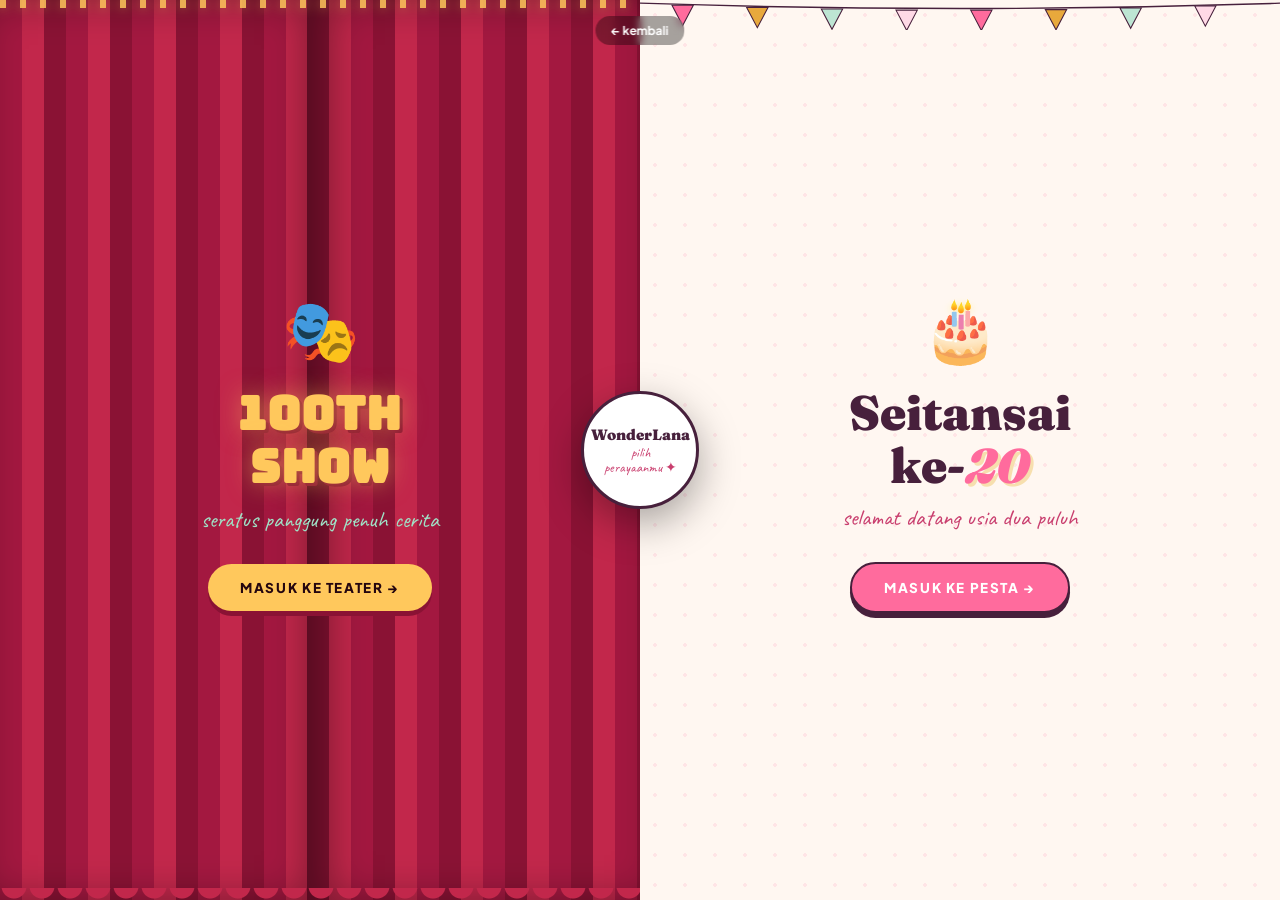
<file: gate.html>
<!DOCTYPE html>
<html lang="id">
<head>
<meta charset="UTF-8">
<meta name="viewport" content="width=device-width, initial-scale=1.0">
<title>WonderLana — Pilih Perayaanmu</title>
<link rel="preconnect" href="https://fonts.googleapis.com">
<link rel="preconnect" href="https://fonts.gstatic.com" crossorigin>
<link href="https://fonts.googleapis.com/css2?family=Bungee&family=Fraunces:ital,opsz,wght@0,9..144,900;1,9..144,600&family=Plus+Jakarta+Sans:wght@600;700;800&family=Caveat:wght@600;700&display=swap" rel="stylesheet">
<style>
  *{ box-sizing:border-box; margin:0; }
  html,body{ height:100%; }
  body{ font-family:'Plus Jakarta Sans', sans-serif; overflow:hidden; }

  .doors{ display:flex; height:100vh; width:100%; }

  .door{
    position:relative; overflow:hidden; cursor:pointer;
    display:flex; flex-direction:column; align-items:center; justify-content:center;
    text-align:center; padding:60px 32px; text-decoration:none;
    flex:1 1 50%;
    transition:flex-grow .6s cubic-bezier(.4,0,.2,1);
  }
  /* saat satu pintu di-hover: dia melebar, yang lain menyempit & meredup */
  .doors:hover .door{ flex-grow:0.72; }
  .doors .door:hover{ flex-grow:1.7; }
  .door::after{ /* peneduh untuk pintu yang tidak dipilih */
    content:''; position:absolute; inset:0; background:#000; opacity:0;
    transition:opacity .6s ease; pointer-events:none; z-index:5;
  }
  .doors:hover .door:not(:hover)::after{ opacity:0.28; }

  /* ================= PINTU TEATER ================= */
  .door.theater{
    background:#2B0A16;
    background-image:
      radial-gradient(ellipse 70% 45% at 50% 8%, rgba(255,200,92,0.16), transparent 60%),
      radial-gradient(rgba(255,243,226,0.05) 1.4px, transparent 1.4px);
    background-size:auto, 26px 26px;
    color:#FFF3E2;
  }
  /* daun tirai kiri & kanan yang menyingkap saat hover */
  .curtain-panel{
    position:absolute; top:0; bottom:0; width:52%; z-index:3; pointer-events:none;
    background:
      repeating-linear-gradient(90deg, #A31840 0 22px, #C2274B 22px 44px, #8A1234 44px 66px);
    box-shadow:inset -20px 0 40px rgba(0,0,0,0.4);
    transition:transform .7s cubic-bezier(.5,0,.2,1);
  }
  .curtain-panel.left{ left:0; transform-origin:left; border-right:3px solid #6E0E28; }
  .curtain-panel.right{ right:0; transform-origin:right;
    background:repeating-linear-gradient(90deg, #8A1234 0 22px, #C2274B 22px 44px, #A31840 44px 66px);
    box-shadow:inset 20px 0 40px rgba(0,0,0,0.4);
  }
  /* jumbai bawah tirai */
  .curtain-panel::after{
    content:''; position:absolute; bottom:-14px; left:0; right:0; height:26px;
    background:radial-gradient(circle at 14px -2px, #C2274B 12px, transparent 13px) repeat-x;
    background-size:28px 26px;
  }
  .theater:hover .curtain-panel.left{ transform:translateX(-88%); }
  .theater:hover .curtain-panel.right{ transform:translateX(88%); }
  /* pelengkung emas atas panggung */
  .arch-lights{ position:absolute; top:0; left:0; right:0; height:8px; z-index:4;
    background:repeating-linear-gradient(90deg, #FFC85C 0 6px, transparent 6px 20px);
    filter:drop-shadow(0 0 6px rgba(255,200,92,0.7)); opacity:.85;
  }

  /* ================= PINTU PESTA ================= */
  .door.party{
    background:#FFF7F1;
    background-image:radial-gradient(rgba(255,107,157,0.13) 1.6px, transparent 1.6px);
    background-size:30px 30px;
    color:#47203C;
  }
  .bunting{ position:absolute; top:0; left:0; width:100%; z-index:3; pointer-events:none;
    transition:transform .6s ease; }
  .party:hover .bunting{ transform:translateY(-4px); }
  /* balon warna-warni yang melayang saat hover */
  .balloon{
    position:absolute; bottom:-90px; width:34px; height:44px; border-radius:50% 50% 48% 48%;
    z-index:2; opacity:0; pointer-events:none; transition:opacity .4s ease;
    box-shadow:inset -6px -6px 10px rgba(0,0,0,0.12), inset 5px 4px 8px rgba(255,255,255,0.5);
  }
  .balloon::after{ content:''; position:absolute; bottom:-8px; left:50%; transform:translateX(-50%);
    width:2px; height:12px; background:rgba(71,32,60,0.5); }
  .balloon::before{ content:''; position:absolute; bottom:-2px; left:50%; transform:translateX(-50%) rotate(45deg);
    width:7px; height:7px; background:inherit; }
  .party:hover .balloon{ opacity:1; animation:floatUp var(--dur,3.4s) ease-in infinite; }
  .balloon.b1{ left:8%;  background:#FF6B9D; --dur:3.6s; animation-delay:.0s; }
  .balloon.b2{ left:20%; background:#E8A93C; --dur:3.0s; animation-delay:.7s; width:28px; height:37px; }
  .balloon.b3{ left:33%; background:#BDE5D3; --dur:4.1s; animation-delay:.3s; }
  .balloon.b4{ right:30%; background:#FFD9E6; --dur:3.3s; animation-delay:1.1s; width:30px; height:39px; }
  .balloon.b5{ right:16%; background:#C97BE0; --dur:3.8s; animation-delay:.5s; }
  .balloon.b6{ right:6%;  background:#FF6B9D; --dur:3.1s; animation-delay:1.5s; width:26px; height:34px; }
  @keyframes floatUp{
    0%{ transform:translateY(0) rotate(-8deg); opacity:0; }
    12%{ opacity:.96; }
    50%{ transform:translateY(-55vh) rotate(6deg); }
    100%{ transform:translateY(-112vh) rotate(-4deg); opacity:0; }
  }

  /* confetti berjatuhan saat hover */
  .confetti{ position:absolute; top:-20px; width:9px; height:13px; z-index:2; opacity:0; pointer-events:none; }
  .party:hover .confetti{ animation:confFall var(--cdur,3s) linear infinite; }
  @keyframes confFall{
    0%{ transform:translateY(0) rotate(0); opacity:0; }
    10%{ opacity:1; }
    100%{ transform:translateY(105vh) rotate(680deg); opacity:0; }
  }

  /* semburat kilau lembut saat pesta di-hover */
  .party::before{
    content:''; position:absolute; inset:0; z-index:1; pointer-events:none; opacity:0;
    background:radial-gradient(ellipse 60% 45% at 50% 55%, rgba(255,107,157,0.18), transparent 65%);
    transition:opacity .6s ease;
  }
  .party:hover::before{ opacity:1; }

  /* ================= ISI PINTU ================= */
  .content{ position:relative; z-index:6; display:flex; flex-direction:column; align-items:center;
    transition:transform .6s cubic-bezier(.4,0,.2,1); }
  .door:hover .content{ transform:scale(1.06); }
  .icon{ font-size:clamp(44px,5vw,62px); margin-bottom:20px;
    transition:transform .5s cubic-bezier(.3,1.4,.5,1); }
  .door:hover .icon{ transform:translateY(-6px) scale(1.12); }

  .theater h2{
    font-family:'Bungee'; font-size:clamp(28px,3.6vw,46px); color:#FFC85C; line-height:1.14;
    text-shadow:0 0 24px rgba(255,200,92,0.5), 3px 3px 0 #8A1234; letter-spacing:.02em;
  }
  .party h2{ font-family:'Fraunces', serif; font-weight:900; font-size:clamp(30px,3.8vw,50px); line-height:1.08; }
  .party h2 em{ font-style:italic; color:#FF6B9D; text-shadow:3px 3px 0 #F7DFAE; }

  .sub{ font-family:'Caveat'; font-size:clamp(18px,2vw,23px); margin-top:12px; }
  .theater .sub{ color:#9FE3C7; }
  .party .sub{ color:#C93E6E; }

  .enter{
    margin-top:30px; font-weight:800; font-size:13.5px; letter-spacing:.12em; text-transform:uppercase;
    padding:15px 32px; border-radius:999px; display:inline-flex; align-items:center; gap:8px;
    transition:transform .25s, box-shadow .25s, gap .25s;
  }
  .theater .enter{ background:#FFC85C; color:#24060F; box-shadow:0 5px 0 #8A1234; }
  .party .enter{ background:#FF6B9D; color:#fff; border:2px solid #47203C; box-shadow:0 5px 0 #47203C; }
  .door:hover .enter{ gap:14px; }
  .theater:hover .enter{ transform:translateY(-3px); box-shadow:0 8px 0 #8A1234; }
  .party:hover .enter{ transform:translateY(-3px); box-shadow:0 8px 0 #47203C; }

  /* ================= BADGE TENGAH ================= */
  .center-badge{
    position:fixed; top:50%; left:50%; transform:translate(-50%,-50%); z-index:20;
    width:118px; height:118px; border-radius:50%;
    background:#fff; border:3px solid #47203C;
    display:flex; flex-direction:column; align-items:center; justify-content:center; text-align:center;
    box-shadow:0 14px 40px rgba(0,0,0,0.35);
    transition:opacity .4s ease, transform .5s ease; pointer-events:none;
  }
  .center-badge b{ font-family:'Fraunces', serif; font-weight:900; font-size:15px; color:#47203C; }
  .center-badge span{ font-family:'Caveat'; font-size:14px; color:#C93E6E; margin-top:1px; line-height:1.1; }
  /* badge menyingkir saat salah satu pintu dipilih, biar tak menutupi */
  .doors:hover ~ .center-badge{ opacity:0; transform:translate(-50%,-50%) scale(0.6); }

  /* tautan kembali kecil */
  .back{
    position:fixed; top:16px; left:50%; transform:translateX(-50%); z-index:25;
    font-size:12px; font-weight:700; color:#fff; text-decoration:none;
    background:rgba(0,0,0,0.35); padding:7px 16px; border-radius:999px; backdrop-filter:blur(4px);
    transition:background .2s;
  }
  .back:hover{ background:rgba(0,0,0,0.55); }

  @media (max-width:760px){
    .doors{ flex-direction:column; }
    .door{ min-height:50vh; }
    .doors:hover .door{ flex-grow:1; }              /* nonaktifkan efek lebar di mobile */
    .doors .door:hover{ flex-grow:1; }
    .doors:hover .door:not(:hover)::after{ opacity:0; }
    .curtain-panel{ width:52%; }
    .center-badge{ width:96px; height:96px; }
    .doors:hover ~ .center-badge{ opacity:1; transform:translate(-50%,-50%); }
  }
</style>
</head>
<body>

<div class="doors">
  <!-- ===== PINTU TEATER ===== -->
  <a class="door theater" href="show100.html" aria-label="Masuk ke 100th Show">
    <div class="arch-lights"></div>
    <span class="curtain-panel left"></span>
    <span class="curtain-panel right"></span>
    <div class="content">
      <span class="icon">🎭</span>
      <h2>100TH<br>SHOW</h2>
      <p class="sub">seratus panggung penuh cerita</p>
      <span class="enter">Masuk ke Teater →</span>
    </div>
  </a>

  <!-- ===== PINTU PESTA ===== -->
  <a class="door party" href="birthday.html" aria-label="Masuk ke Seitansai ke-20">
    <svg class="bunting" viewBox="0 0 1200 56" preserveAspectRatio="none" aria-hidden="true">
      <path d="M0,6 Q600,26 1200,6" fill="none" stroke="#47203C" stroke-width="2.5"/>
      <g stroke="#47203C" stroke-width="2">
        <polygon points="60,10 100,10 80,48" fill="#FF6B9D"/>
        <polygon points="200,14 240,14 220,52" fill="#E8A93C"/>
        <polygon points="340,17 380,17 360,55" fill="#BDE5D3"/>
        <polygon points="480,19 520,19 500,57" fill="#FFD9E6"/>
        <polygon points="620,19 660,19 640,57" fill="#FF6B9D"/>
        <polygon points="760,18 800,18 780,56" fill="#E8A93C"/>
        <polygon points="900,15 940,15 920,53" fill="#BDE5D3"/>
        <polygon points="1040,11 1080,11 1060,49" fill="#FFD9E6"/>
      </g>
    </svg>
    <span class="balloon b1"></span><span class="balloon b2"></span>
    <span class="balloon b3"></span><span class="balloon b4"></span>
    <span class="balloon b5"></span><span class="balloon b6"></span>
    <span class="confetti" style="left:85.5%;background:#FF6B9D;--cdur:3.6s;animation-delay:1.9s;transform:rotate(27deg);border-radius:50%;"></span>
    <span class="confetti" style="left:17.6%;background:#E8A93C;--cdur:3.6s;animation-delay:2.1s;transform:rotate(-24deg);border-radius:2px;"></span>
    <span class="confetti" style="left:82.5%;background:#BDE5D3;--cdur:3.4s;animation-delay:0.4s;transform:rotate(-4deg);border-radius:2px;"></span>
    <span class="confetti" style="left:40.6%;background:#FFD9E6;--cdur:2.5s;animation-delay:0.3s;transform:rotate(0deg);border-radius:50%;"></span>
    <span class="confetti" style="left:89.5%;background:#C97BE0;--cdur:3.2s;animation-delay:0.5s;transform:rotate(-10deg);border-radius:2px;"></span>
    <span class="confetti" style="left:60.3%;background:#FFF6C9;--cdur:3.6s;animation-delay:0.8s;transform:rotate(-25deg);border-radius:2px;"></span>
    <span class="confetti" style="left:60.5%;background:#FF6B9D;--cdur:3.9s;animation-delay:1.2s;transform:rotate(-25deg);border-radius:50%;"></span>
    <span class="confetti" style="left:22.6%;background:#E8A93C;--cdur:2.8s;animation-delay:0.5s;transform:rotate(-25deg);border-radius:2px;"></span>
    <span class="confetti" style="left:21.1%;background:#BDE5D3;--cdur:3.6s;animation-delay:0.7s;transform:rotate(14deg);border-radius:2px;"></span>
    <span class="confetti" style="left:27.1%;background:#FFD9E6;--cdur:3.5s;animation-delay:2.3s;transform:rotate(-13deg);border-radius:50%;"></span>
    <span class="confetti" style="left:67.5%;background:#C97BE0;--cdur:3.9s;animation-delay:0.5s;transform:rotate(-15deg);border-radius:2px;"></span>
    <span class="confetti" style="left:9.0%;background:#FFF6C9;--cdur:3.8s;animation-delay:1.5s;transform:rotate(-13deg);border-radius:2px;"></span>
    <span class="confetti" style="left:16.3%;background:#FF6B9D;--cdur:3.6s;animation-delay:1.5s;transform:rotate(-2deg);border-radius:50%;"></span>
    <span class="confetti" style="left:85.6%;background:#E8A93C;--cdur:4.1s;animation-delay:0.7s;transform:rotate(23deg);border-radius:2px;"></span>
    <div class="content">
      <span class="icon">🎂</span>
      <h2>Seitansai<br>ke-<em>20</em></h2>
      <p class="sub">selamat datang usia dua puluh</p>
      <span class="enter">Masuk ke Pesta →</span>
    </div>
  </a>
</div>

<div class="center-badge" aria-hidden="true">
  <b>WonderLana</b>
  <span>pilih<br>perayaanmu ✦</span>
</div>

<a class="back" href="index.html">← kembali</a>

</body>
</html>
</file>
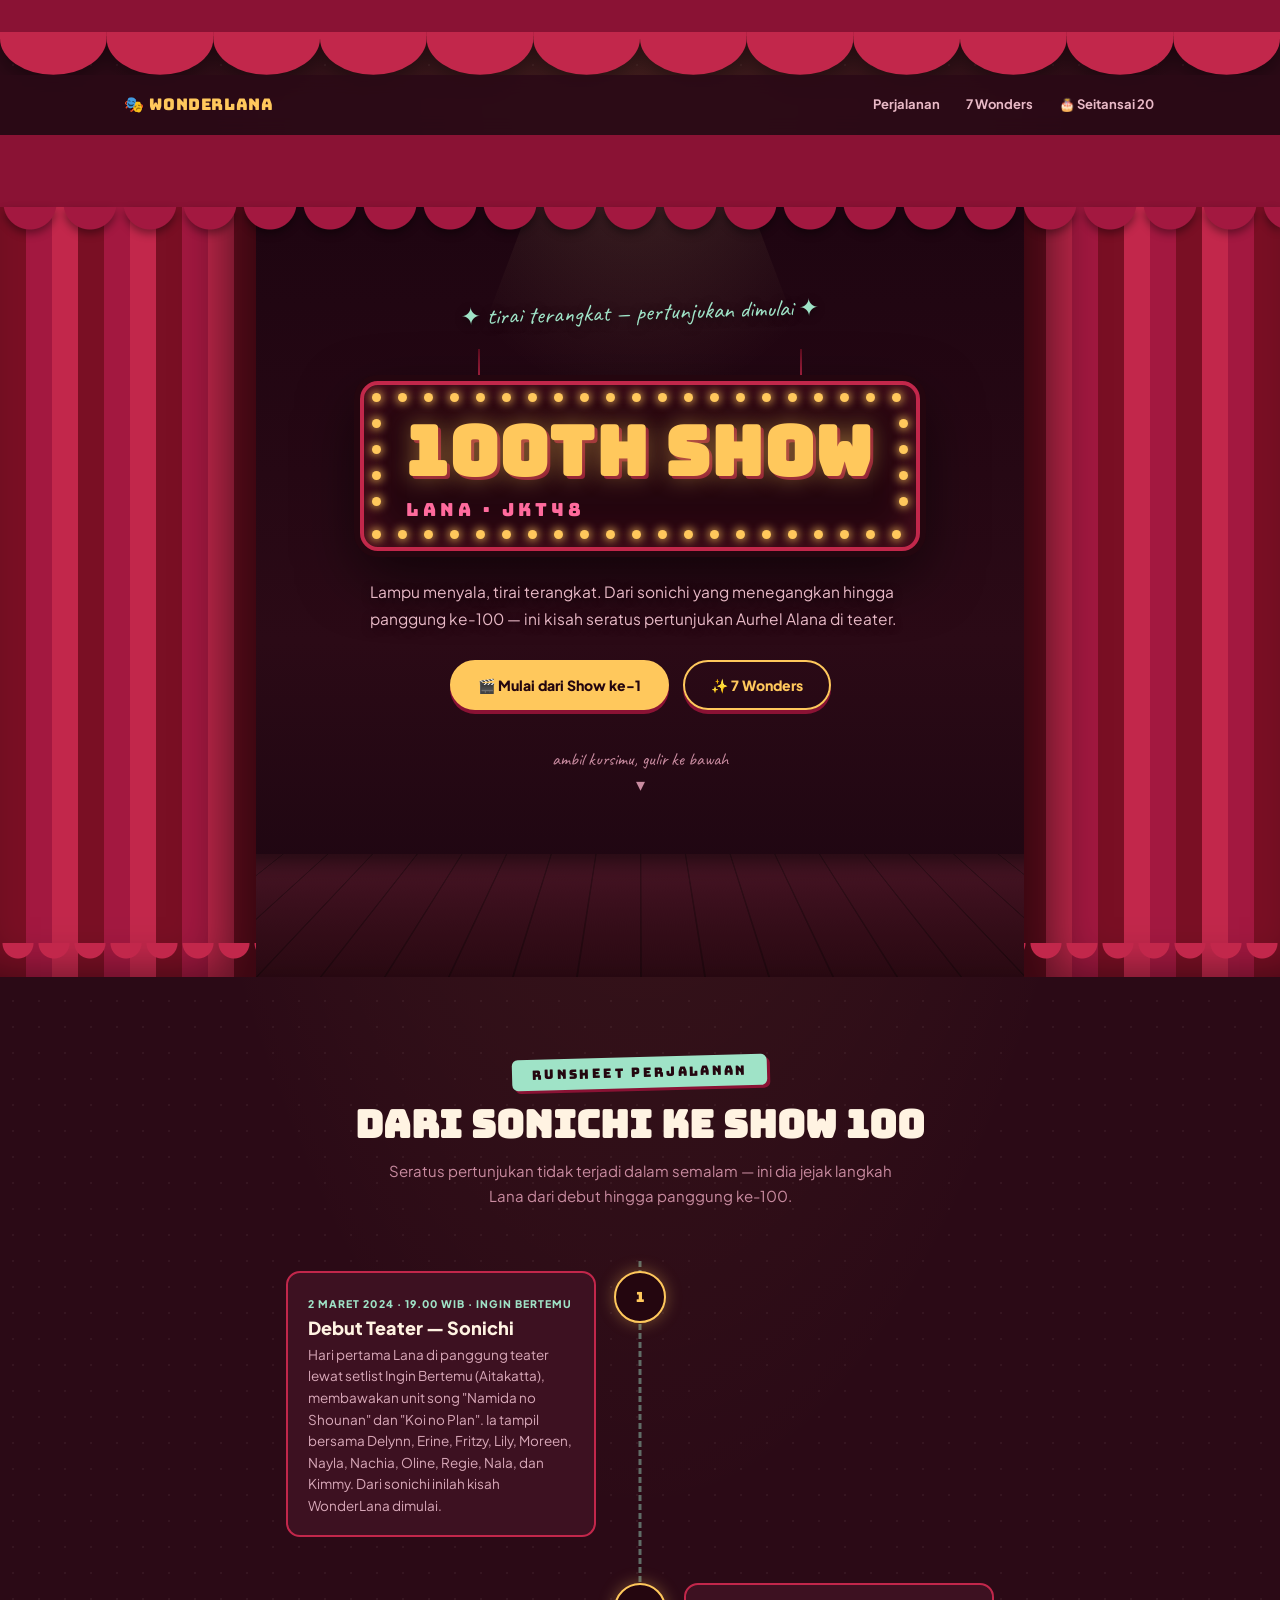
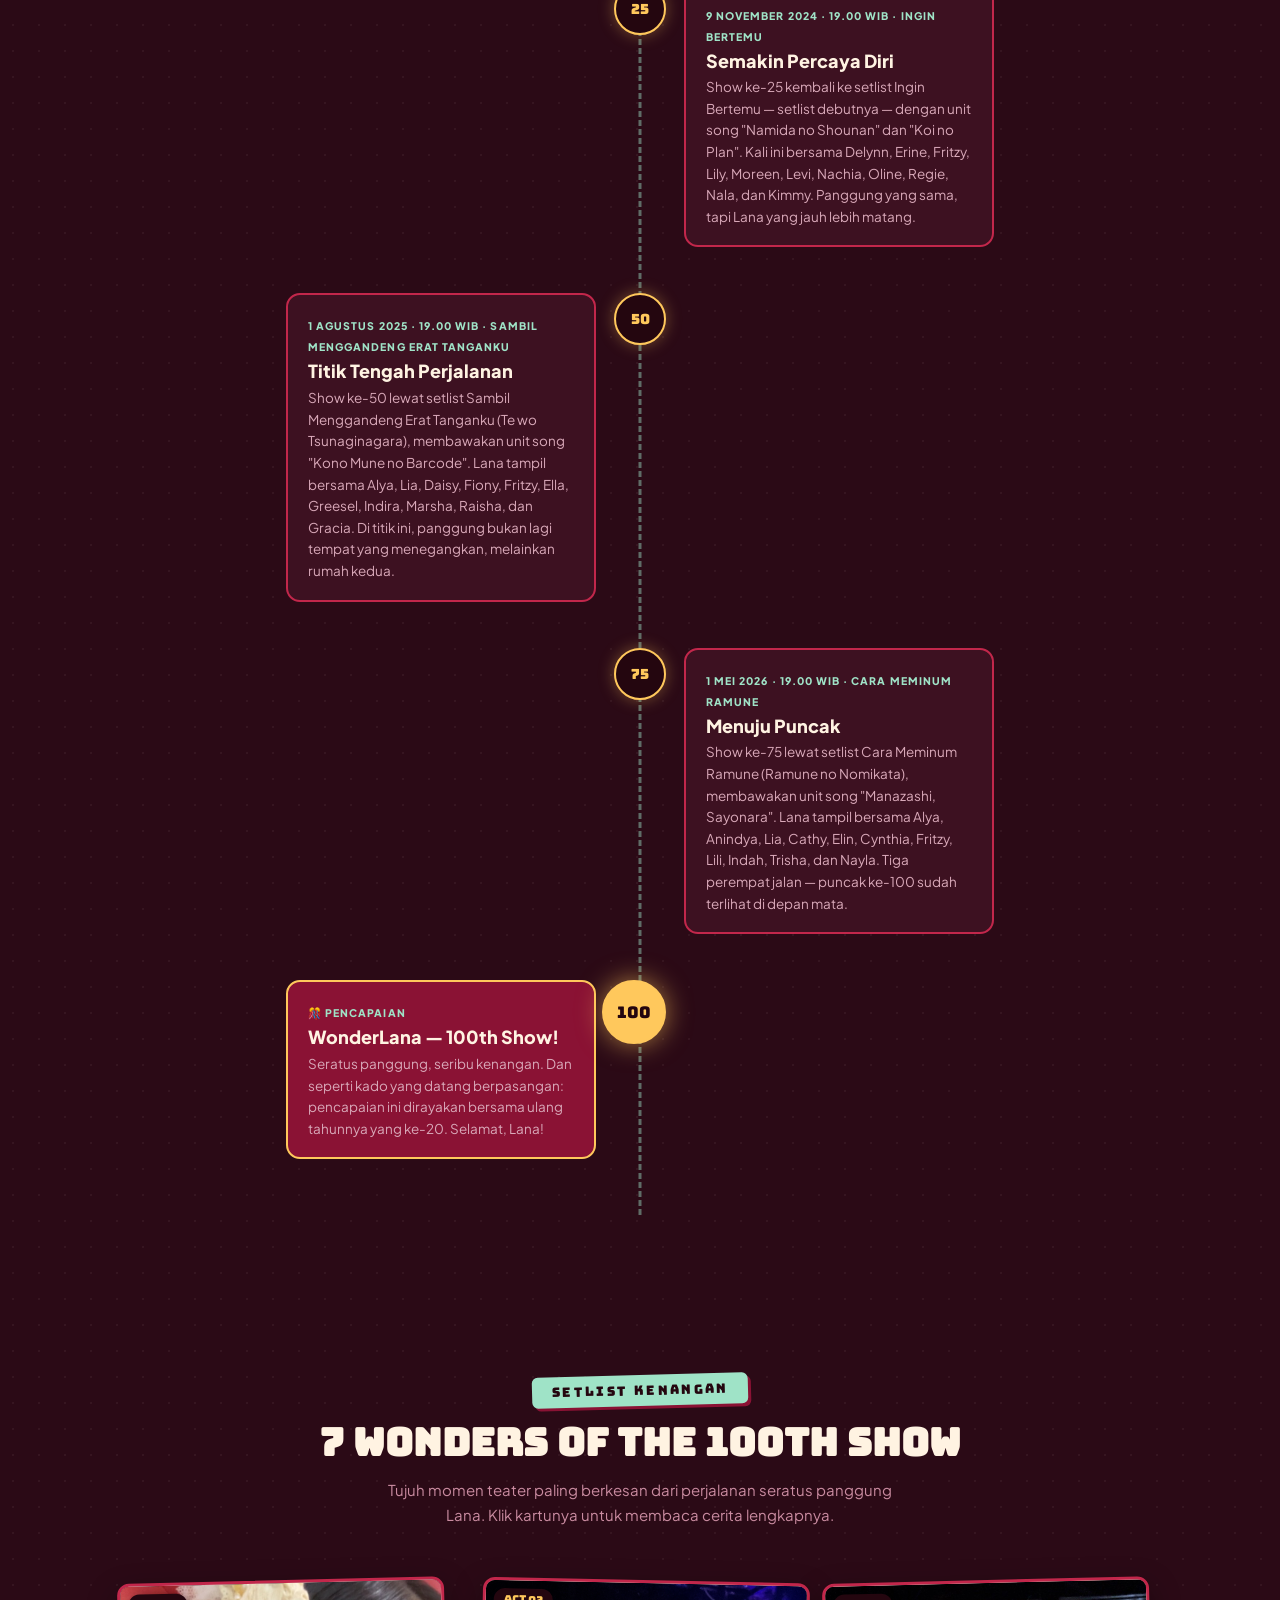
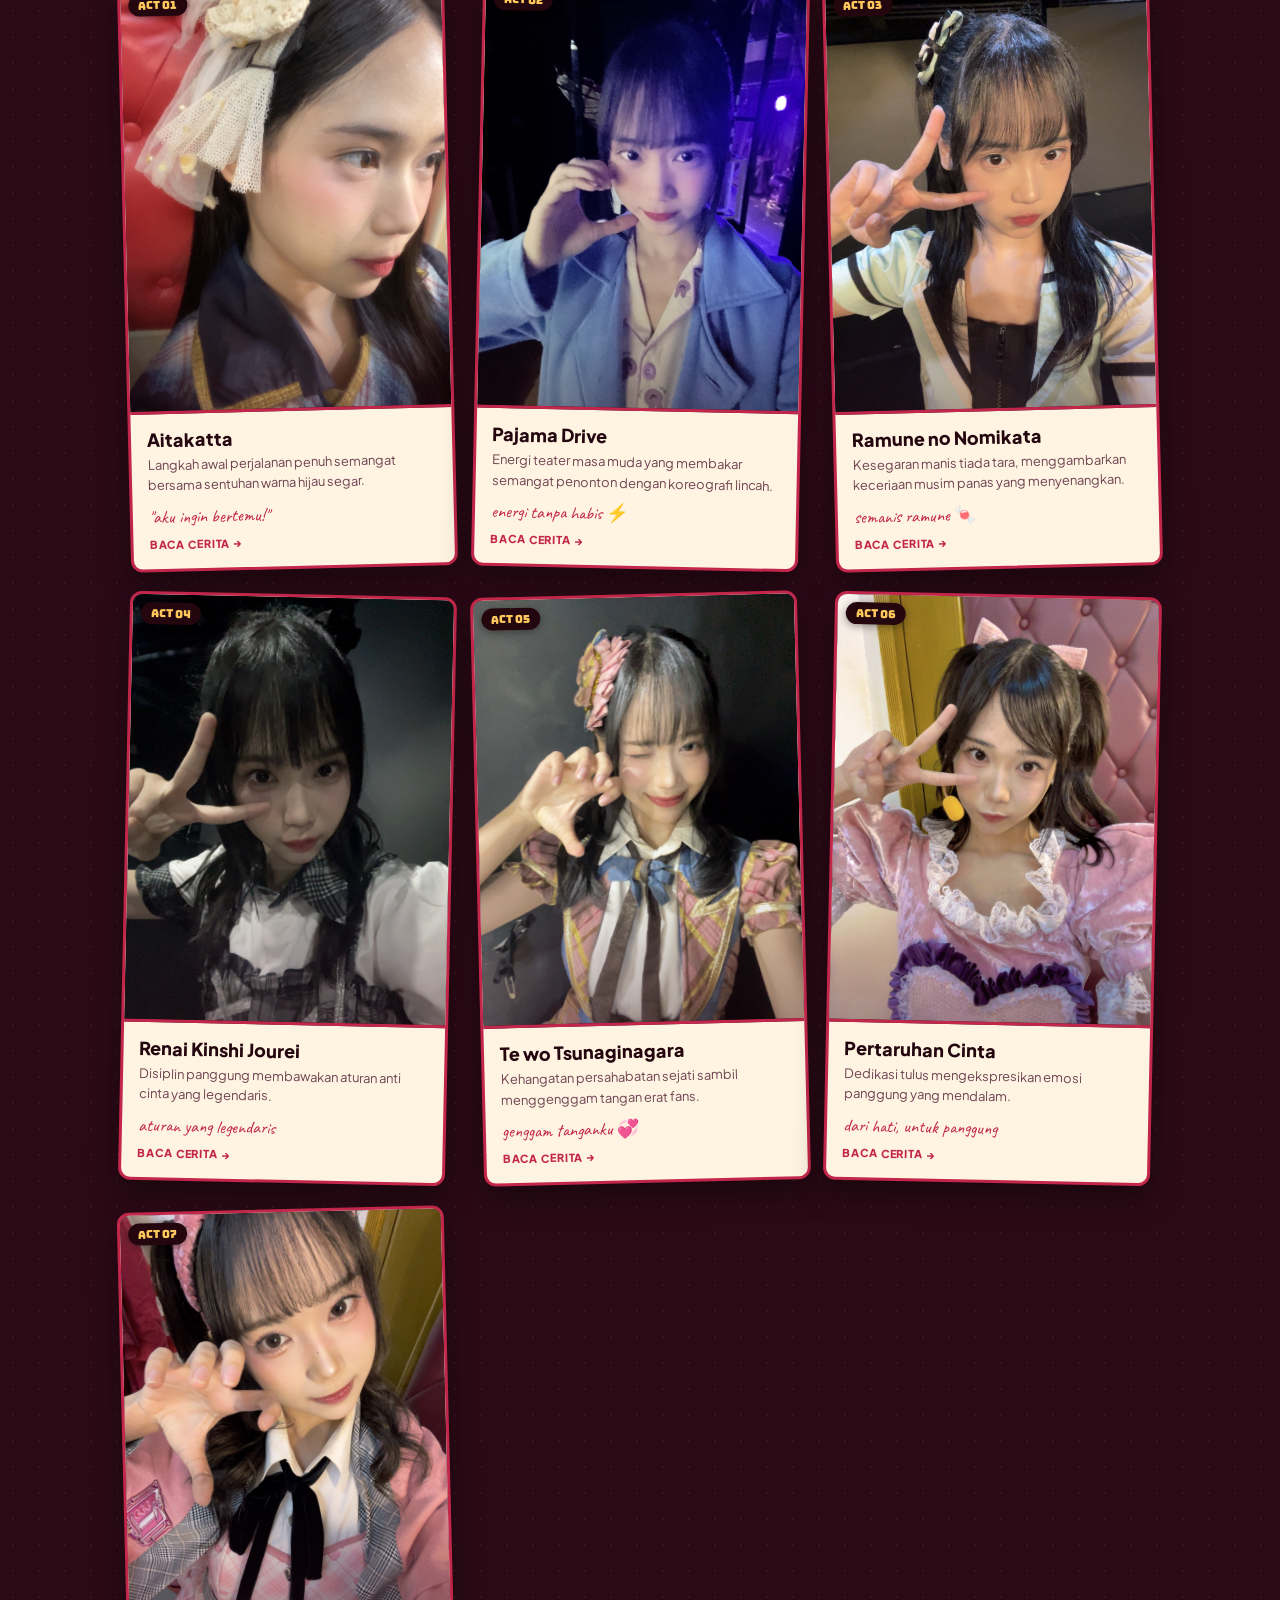
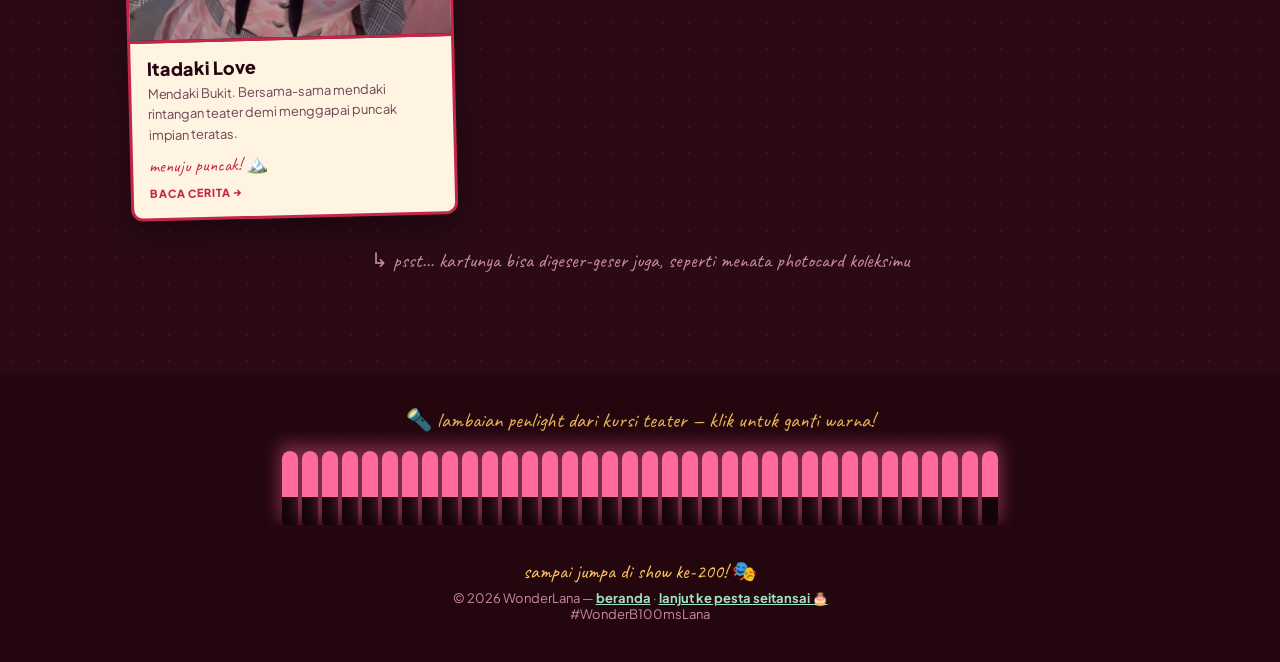
<file: show100.html>
<!DOCTYPE html>
<html lang="id">
<head>
<meta charset="UTF-8">
<meta name="viewport" content="width=device-width, initial-scale=1.0">
<title>WonderLana — 100th Show Lana JKT48</title>
<link rel="preconnect" href="https://fonts.googleapis.com">
<link rel="preconnect" href="https://fonts.gstatic.com" crossorigin>
<link href="https://fonts.googleapis.com/css2?family=Bungee&family=Plus+Jakarta+Sans:wght@400;500;600;700;800&family=Caveat:wght@500;600;700&display=swap" rel="stylesheet">
<style>
  :root{
    --stage:      #2B0A16;   /* lantai teater gelap */
    --stage-2:    #3D1121;
    --curtain:    #C2274B;   /* tirai merah */
    --curtain-d:  #8A1234;
    --cream:      #FFF3E2;   /* lampu hangat */
    --mint:       #9FE3C7;
    --bulb:       #FFC85C;   /* bohlam marquee */
    --pinkpop:    #FF6B9D;
    --ink:        #24060F;
  }
  *{ box-sizing:border-box; }
  html{ scroll-behavior:smooth; }
  body{
    margin:0; background:var(--stage); color:var(--cream);
    font-family:'Plus Jakarta Sans', sans-serif; overflow-x:hidden;
    background-image:
      radial-gradient(ellipse 60% 40% at 50% 0%, rgba(255,200,92,0.10), transparent 70%),
      radial-gradient(rgba(255,243,226,0.05) 1.4px, transparent 1.4px);
    background-size:auto, 26px 26px;
  }
  @media (prefers-reduced-motion: reduce){
    *{ animation-duration:0.001ms !important; animation-iteration-count:1 !important; transition-duration:0.001ms !important; scroll-behavior:auto !important; }
  }
  h1,h2,h3{ margin:0; line-height:1.1; }
  .bungee{ font-family:'Bungee', cursive; font-weight:400; }
  .hand{ font-family:'Caveat', cursive; }
  .wrap{ max-width:1080px; margin:0 auto; padding:0 24px; }
  a:focus-visible, button:focus-visible{ outline:3px solid var(--bulb); outline-offset:3px; border-radius:6px; }

  /* ---------- TIRAI PANGGUNG ---------- */
  .curtain{ width:100%; display:block; filter:drop-shadow(0 6px 10px rgba(0,0,0,0.4)); }

  /* ---------- NAV ---------- */
  nav{
    position:sticky; top:0; z-index:60;
    background:rgba(43,10,22,0.88); backdrop-filter:blur(10px);
    border-bottom:2px solid var(--curtain-d);
  }
  nav .wrap{ display:flex; align-items:center; justify-content:space-between; height:60px; }
  .brand{
    font-family:'Bungee'; font-size:16px; color:var(--bulb); text-decoration:none;
    display:flex; align-items:center; gap:8px; letter-spacing:.04em;
  }
  .navlinks{ display:flex; gap:22px; font-size:13px; font-weight:700; }
  .navlinks a{ text-decoration:none; color:#E8B9C6; padding:4px 2px; border-bottom:2px solid transparent; transition:color .2s, border-color .2s; }
  .navlinks a:hover{ color:var(--bulb); border-color:var(--bulb); }

  /* ---------- HERO: PANGGUNG PENUH LAYAR ---------- */
  .hero{
    position:relative; min-height:calc(100vh - 60px); overflow:hidden;
    display:flex; flex-direction:column; align-items:center; justify-content:center;
    padding:40px 24px 60px;
    background:
      radial-gradient(ellipse 50% 40% at 50% 118%, rgba(255,200,92,0.16), transparent 70%),
      linear-gradient(180deg, #1C0410 0%, #2B0A16 60%, #1A0510 100%);
  }
  /* lantai panggung berkayu, perspektif menjauh */
  .stage-floor{
    position:absolute; left:0; right:0; bottom:0; height:34%; z-index:1;
    background:
      repeating-linear-gradient(90deg, rgba(0,0,0,0.28) 0 2px, transparent 2px 64px),
      linear-gradient(180deg, #4A1526, #2A0912);
    transform:perspective(520px) rotateX(52deg); transform-origin:bottom;
    box-shadow:inset 0 30px 60px rgba(0,0,0,0.5);
  }
  /* sorot lampu panggung dari atas */
  .spotlight{
    position:absolute; top:-4%; left:50%; transform:translateX(-50%); z-index:1;
    width:70%; height:96%; pointer-events:none;
    background:radial-gradient(ellipse 42% 60% at 50% 0%, rgba(255,220,150,0.16), transparent 62%);
    clip-path:polygon(42% 0, 58% 0, 92% 100%, 8% 100%);
    animation:sway 7s ease-in-out infinite alternate;
  }
  @keyframes sway{ from{ transform:translateX(-54%) rotate(-2deg); } to{ transform:translateX(-46%) rotate(2deg); } }

  /* tirai kiri & kanan membingkai layar */
  .side-curtain{
    position:absolute; top:0; bottom:0; width:20vw; min-width:120px; z-index:3; pointer-events:none;
    background:repeating-linear-gradient(90deg, #7A0F24 0 26px, #A31840 26px 52px, #C2274B 52px 78px);
  }
  .side-curtain.left{ left:0; box-shadow:inset -30px 0 50px rgba(0,0,0,0.55); }
  .side-curtain.right{ right:0; transform:scaleX(-1); box-shadow:inset -30px 0 50px rgba(0,0,0,0.55); }
  .side-curtain::after{ /* jumbai bawah */
    content:''; position:absolute; bottom:0; left:0; right:0; height:34px;
    background:radial-gradient(circle at 18px 0, #C2274B 15px, transparent 16px) repeat-x;
    background-size:36px 34px;
  }
  /* pelmet/kain tirai atas bergelombang */
  .valance{
    position:absolute; top:0; left:0; right:0; height:70px; z-index:4; pointer-events:none;
    background:#8A1234;
  }
  .valance::after{
    content:''; position:absolute; top:100%; left:0; right:0; height:30px;
    background:radial-gradient(circle at 30px -4px, #A31840 26px, transparent 27px) repeat-x;
    background-size:60px 30px;
    filter:drop-shadow(0 4px 4px rgba(0,0,0,0.4));
  }

  .hero .kicker{
    position:relative; z-index:5; font-family:'Caveat'; font-size:24px; color:var(--mint);
    margin-bottom:22px; transform:rotate(-1.5deg); text-shadow:0 2px 10px rgba(0,0,0,0.5);
  }

  /* marquee tergantung dari atas dengan dua tali */
  .marquee-hang{ position:relative; z-index:5; display:flex; flex-direction:column; align-items:center; }
  .hang-ropes{ display:flex; gap:min(46vw,320px); height:34px; }
  .hang-ropes i{ width:2px; height:100%; background:linear-gradient(#5A0C1E, #C2274B); }
  .marquee{
    position:relative; margin-top:-2px;
    background:var(--ink); border:4px solid var(--curtain);
    border-radius:18px; padding:30px 42px 26px;
    box-shadow: 0 0 0 6px var(--ink), 0 22px 60px rgba(0,0,0,0.6), inset 0 0 40px rgba(194,39,75,0.3);
    animation:hang 5s ease-in-out infinite alternate; transform-origin:top center;
  }
  @keyframes hang{ from{ transform:rotate(-0.7deg); } to{ transform:rotate(0.7deg); } }
  .bulbs{ position:absolute; inset:8px; pointer-events:none; }
  .bulb-dot{
    position:absolute; width:9px; height:9px; border-radius:50%;
    background:var(--bulb); box-shadow:0 0 8px 2px rgba(255,200,92,0.7);
    animation: blink 1.2s infinite;
  }
  .bulb-dot:nth-child(even){ animation-delay:.6s; }
  @keyframes blink{ 0%,100%{ opacity:1; } 50%{ opacity:0.25; box-shadow:none; } }
  .marquee h1{
    font-family:'Bungee'; font-size:clamp(32px, 6vw, 68px); color:var(--bulb);
    text-shadow: 0 0 24px rgba(255,200,92,0.45), 3px 3px 0 var(--curtain-d);
    letter-spacing:.02em;
  }
  .marquee .m-sub{
    display:block; margin-top:8px; font-family:'Bungee'; font-size:clamp(13px,2vw,18px);
    color:var(--pinkpop); letter-spacing:.22em;
  }
  .hero p.lead{ position:relative; z-index:5; max-width:540px; margin:28px auto 0; color:#E8B9C6; font-size:15.5px; line-height:1.7; text-shadow:0 2px 8px rgba(0,0,0,0.5); }
  .hero-cta{ position:relative; z-index:5; margin-top:28px; display:flex; gap:14px; justify-content:center; flex-wrap:wrap; }
  .btn{
    font-weight:800; font-size:14px; padding:14px 26px; border-radius:999px;
    border:2px solid var(--bulb); cursor:pointer; text-decoration:none;
    display:inline-flex; align-items:center; gap:8px; transition:transform .15s, box-shadow .15s;
    background:var(--bulb); color:var(--ink); box-shadow:0 4px 0 var(--curtain-d);
  }
  .btn:hover{ transform:translateY(-2px); box-shadow:0 6px 0 var(--curtain-d); }
  .btn.ghost{ background:transparent; color:var(--bulb); }

  /* petunjuk scroll di kaki panggung */
  .scroll-cue{
    position:relative; z-index:5; margin-top:38px; font-family:'Caveat'; font-size:18px;
    color:#C98BA0; display:flex; flex-direction:column; align-items:center; gap:4px;
    animation:bob 2s ease-in-out infinite;
  }
  @keyframes bob{ 0%,100%{ transform:translateY(0); } 50%{ transform:translateY(6px); } }

  @media (max-width:640px){
    .side-curtain{ width:60px; min-width:60px; }
    .hang-ropes{ gap:60vw; }
  }

  /* ---------- SECTION HEAD ---------- */
  .section{ padding:80px 0; }
  .section-head{ text-align:center; margin-bottom:52px; }
  .section-head .plaque{
    display:inline-block; font-family:'Bungee'; font-size:13px; letter-spacing:.18em;
    color:var(--ink); background:var(--mint); padding:7px 20px; border-radius:6px;
    transform:rotate(-1.5deg); margin-bottom:16px; box-shadow:3px 3px 0 var(--curtain-d);
  }
  .section-head h2{ font-family:'Bungee'; font-size:clamp(24px,4vw,38px); color:var(--cream); }
  .section-head p{ color:#C98BA0; max-width:540px; margin:14px auto 0; font-size:15px; line-height:1.65; }

  /* ---------- TIMELINE (runsheet teater) ---------- */
  .timeline{ position:relative; max-width:760px; margin:0 auto; padding:10px 0; }
  .timeline::before{
    content:''; position:absolute; top:0; bottom:0; left:50%; transform:translateX(-50%);
    border-left:3px dashed var(--mint); opacity:.45;
  }
  .tl-item{ position:relative; width:50%; padding:0 44px 46px 0; }
  .tl-item:nth-child(even){ margin-left:50%; padding:0 0 46px 44px; text-align:left; }
  .tl-item:nth-child(odd){ text-align:right; }
  .tl-pin{
    position:absolute; top:0; width:52px; height:52px; border-radius:50%;
    background:var(--ink); border:2.5px solid var(--bulb); z-index:2;
    display:flex; align-items:center; justify-content:center;
    font-family:'Bungee'; font-size:14px; color:var(--bulb);
    box-shadow:0 0 16px rgba(255,200,92,0.35);
  }
  .tl-item:nth-child(odd) .tl-pin{ right:-26px; }
  .tl-item:nth-child(even) .tl-pin{ left:-26px; }
  .tl-card{
    display:inline-block; background:var(--stage-2); border:2px solid var(--curtain);
    border-radius:14px; padding:18px 20px; max-width:310px; text-align:left;
    transition:transform .2s, box-shadow .2s;
  }
  .tl-card:hover{ transform:translateY(-3px); box-shadow:0 14px 34px rgba(0,0,0,0.45); }
  .tl-card .tl-tag{ font-size:10.5px; font-weight:800; letter-spacing:.1em; text-transform:uppercase; color:var(--mint); }
  .tl-card h3{ font-size:18px; font-weight:800; margin:6px 0; color:var(--cream); }
  .tl-card p{ font-size:13.5px; line-height:1.6; color:#D9A9B9; margin:0; }
  .tl-item.final .tl-pin{
    width:64px; height:64px; background:var(--bulb); color:var(--ink); font-size:16px;
    box-shadow:0 0 26px rgba(255,200,92,0.6);
  }
  .tl-item.final .tl-card{ background:var(--curtain-d); border-color:var(--bulb); }
  @media (max-width:640px){
    .timeline::before{ left:26px; }
    .tl-item, .tl-item:nth-child(even){ width:100%; margin-left:0; padding:0 0 40px 62px; text-align:left; }
    .tl-item:nth-child(odd) .tl-pin, .tl-item:nth-child(even) .tl-pin{ left:0; right:auto; }
  }

  /* ---------- 7 WONDERS: KARTU PANGGUNG ---------- */
  .card-grid{ display:grid; grid-template-columns:repeat(auto-fill, minmax(250px,1fr)); gap:26px; }
  .stagecard{
    background:var(--cream); color:var(--ink); border-radius:12px; overflow:hidden;
    border:3px solid var(--curtain); cursor:grab; user-select:none; position:relative;
    box-shadow:0 12px 30px rgba(0,0,0,0.4);
    transition:box-shadow .2s;
  }
  .stagecard:active{ cursor:grabbing; }
  .stagecard:hover{ box-shadow:0 20px 44px rgba(0,0,0,0.55); }
  .stagecard:nth-child(odd){ transform:rotate(-1.4deg); }
  .stagecard:nth-child(even){ transform:rotate(1.2deg); }
  .sc-top{
    aspect-ratio:3/4; width:100%; overflow:hidden;
    position:relative; border-bottom:3px solid var(--curtain);
    background:var(--stage-2);
  }
  .sc-top img{
    width:100%; height:100%; object-fit:cover; object-position:center 22%;
    display:block; pointer-events:none;
    transition:transform .4s ease;
  }
  .stagecard:hover .sc-top img{ transform:scale(1.05); }
  /* gradasi bawah biar nomor ACT & tepi menyatu */
  .sc-top::after{
    content:''; position:absolute; inset:0; pointer-events:none;
    background:linear-gradient(180deg, transparent 65%, rgba(43,10,22,0.35));
  }
  .sc-num{
    position:absolute; top:8px; left:8px; z-index:2; font-family:'Bungee'; font-size:11px;
    background:var(--ink); color:var(--bulb); padding:4px 10px; border-radius:999px;
    box-shadow:0 2px 8px rgba(0,0,0,0.4);
  }
  .sc-body{ padding:16px 16px 18px; }
  .sc-body h3{ font-size:18px; font-weight:800; margin-bottom:6px; }
  .sc-body p{ font-size:13px; line-height:1.55; color:#6E4452; margin:0 0 10px; }
  .sc-caption{ font-family:'Caveat'; font-size:18px; color:var(--curtain); }
  .sc-more{
    display:block; margin-top:10px; font-size:11px; font-weight:800;
    letter-spacing:.08em; text-transform:uppercase; color:var(--curtain);
  }
  .drag-hint{ text-align:center; font-family:'Caveat'; font-size:20px; color:#C98BA0; margin-top:30px; }

  /* ---------- MODAL CERITA ---------- */
  .modal-backdrop{
    position:fixed; inset:0; background:rgba(15,3,8,0.75); backdrop-filter:blur(4px);
    z-index:400; display:none; align-items:center; justify-content:center; padding:24px;
  }
  .modal-backdrop.open{ display:flex; }
  .modal{
    background:var(--cream); color:var(--ink); border:3px solid var(--curtain); border-radius:16px;
    max-width:560px; width:100%; max-height:85vh; overflow-y:auto;
    padding:34px 32px 30px; position:relative;
    box-shadow:0 0 0 6px var(--ink), 0 26px 60px rgba(0,0,0,0.6);
    animation:modal-pop .3s cubic-bezier(.2,.9,.3,1.3);
  }
  @keyframes modal-pop{ from{ transform:scale(.85) rotate(-1.5deg); opacity:0; } to{ transform:scale(1); opacity:1; } }
  .modal .m-photo{
    width:100%; max-height:320px; object-fit:cover; object-position:center 20%;
    border-radius:12px; margin-bottom:18px; border:2px solid var(--curtain); display:block;
  }
  .modal .m-tag{
    display:inline-block; font-family:'Bungee'; font-size:11px; letter-spacing:.14em;
    color:var(--cream); background:var(--curtain); padding:6px 16px; border-radius:6px; margin-bottom:14px;
  }
  .modal h3{ font-size:28px; font-weight:800; margin-bottom:4px; }
  .modal .m-setlist{ font-family:'Caveat'; font-size:20px; color:var(--curtain); display:block; margin-bottom:18px; }
  .modal .m-story{ font-size:15px; line-height:1.8; color:#5C3040; }
  .modal .m-story p{ margin:0 0 14px; }
  .modal-close{
    position:absolute; top:14px; right:14px; width:38px; height:38px; border-radius:50%;
    background:var(--ink); border:2px solid var(--curtain); font-size:16px; font-weight:800;
    color:var(--bulb); cursor:pointer; line-height:1; transition:transform .15s;
  }
  .modal-close:hover{ transform:rotate(90deg); }

  /* ---------- PENLIGHT ---------- */
  .penlight-strip{
    background:var(--ink); padding:34px 0 0; overflow:hidden;
    border:none; width:100%; display:block; cursor:pointer;
  }
  .penlight-strip .pl-note{ text-align:center; font-family:'Caveat'; font-size:21px; color:var(--bulb); margin:0 0 18px; opacity:.9; }
  .pl-row{ display:flex; justify-content:center; align-items:flex-end; gap:4px; }
  .penlight{
    width:16px; height:74px; border-radius:8px 8px 4px 4px; flex:0 0 auto;
    transform-origin:50% 100%; animation:wave 1.6s ease-in-out infinite alternate;
    background:linear-gradient(var(--pinkpop) 62%, #140309 62%);
    box-shadow:0 -6px 18px 2px rgba(255,107,157,0.45);
    transition:background .4s, box-shadow .4s;
  }
  @keyframes wave{ from{ transform:rotate(-16deg); } to{ transform:rotate(16deg); } }
  .penlight-strip.gold-mode .penlight{ background:linear-gradient(var(--bulb) 62%, #140309 62%); box-shadow:0 -6px 18px 2px rgba(255,200,92,0.5); }
  .penlight-strip.mint-mode .penlight{ background:linear-gradient(var(--mint) 62%, #140309 62%); box-shadow:0 -6px 18px 2px rgba(159,227,199,0.5); }
  @media (prefers-reduced-motion: reduce){ .penlight{ animation:none; } }

  footer{ text-align:center; padding:34px 0 40px; font-size:13px; color:#C98BA0; background:var(--ink); }
  footer .hand{ font-size:20px; color:var(--bulb); display:block; margin-bottom:6px; }
  footer a{ color:var(--mint); font-weight:700; }

  @media (max-width:640px){ .navlinks{ display:none; } .marquee{ padding:26px 22px 22px; } }
</style>
</head>
<body>

<!-- tirai panggung -->
<svg class="curtain" viewBox="0 0 1200 70" preserveAspectRatio="none" aria-hidden="true">
  <rect width="1200" height="34" fill="#8A1234"/>
  <g fill="#C2274B">
    <path d="M0,30 h100 v6 a50,34 0 0 1 -100,0 z"/>
    <path d="M100,30 h100 v6 a50,34 0 0 1 -100,0 z"/>
    <path d="M200,30 h100 v6 a50,34 0 0 1 -100,0 z"/>
    <path d="M300,30 h100 v6 a50,34 0 0 1 -100,0 z"/>
    <path d="M400,30 h100 v6 a50,34 0 0 1 -100,0 z"/>
    <path d="M500,30 h100 v6 a50,34 0 0 1 -100,0 z"/>
    <path d="M600,30 h100 v6 a50,34 0 0 1 -100,0 z"/>
    <path d="M700,30 h100 v6 a50,34 0 0 1 -100,0 z"/>
    <path d="M800,30 h100 v6 a50,34 0 0 1 -100,0 z"/>
    <path d="M900,30 h100 v6 a50,34 0 0 1 -100,0 z"/>
    <path d="M1000,30 h100 v6 a50,34 0 0 1 -100,0 z"/>
    <path d="M1100,30 h100 v6 a50,34 0 0 1 -100,0 z"/>
  </g>
</svg>

<nav>
  <div class="wrap">
    <a class="brand" href="gate.html">🎭 WonderLana</a>
    <div class="navlinks">
      <a href="#journey">Perjalanan</a>
      <a href="#wonders">7 Wonders</a>
      <a href="birthday.html">🎂 Seitansai 20</a>
    </div>
  </div>
</nav>

<header class="hero">
  <!-- elemen panggung -->
  <div class="valance" aria-hidden="true"></div>
  <div class="side-curtain left" aria-hidden="true"></div>
  <div class="side-curtain right" aria-hidden="true"></div>
  <div class="spotlight" aria-hidden="true"></div>
  <div class="stage-floor" aria-hidden="true"></div>

  <span class="kicker">✦ tirai terangkat — pertunjukan dimulai ✦</span>

  <div class="marquee-hang">
    <div class="hang-ropes" aria-hidden="true"><i></i><i></i></div>
    <div class="marquee">
      <div class="bulbs" id="bulbs" aria-hidden="true"></div>
      <h1>100TH SHOW</h1>
      <span class="m-sub">LANA · JKT48</span>
    </div>
  </div>

  <p class="lead">Lampu menyala, tirai terangkat. Dari sonichi yang menegangkan hingga panggung ke-100 — ini kisah seratus pertunjukan Aurhel Alana di teater.</p>
  <div class="hero-cta">
    <a class="btn" href="#journey">🎬 Mulai dari Show ke-1</a>
    <a class="btn ghost" href="#wonders">✨ 7 Wonders</a>
  </div>

  <div class="scroll-cue" aria-hidden="true">
    <span>ambil kursimu, gulir ke bawah</span>
    <span>▾</span>
  </div>
</header>

<!-- ================= TIMELINE ================= -->
<section class="section" id="journey">
  <div class="wrap">
    <div class="section-head">
      <span class="plaque">RUNSHEET PERJALANAN</span>
      <h2>Dari Sonichi ke Show 100</h2>
      <p>Seratus pertunjukan tidak terjadi dalam semalam — ini dia jejak langkah Lana dari debut hingga panggung ke-100.</p>
    </div>
    <div class="timeline">
      <div class="tl-item">
        <span class="tl-pin">1</span>
        <div class="tl-card">
          <span class="tl-tag">2 Maret 2024 · 19.00 WIB · Ingin Bertemu</span>
          <h3>Debut Teater — Sonichi</h3>
          <p>Hari pertama Lana di panggung teater lewat setlist Ingin Bertemu (Aitakatta), membawakan unit song "Namida no Shounan" dan "Koi no Plan". Ia tampil bersama Delynn, Erine, Fritzy, Lily, Moreen, Nayla, Nachia, Oline, Regie, Nala, dan Kimmy. Dari sonichi inilah kisah WonderLana dimulai.</p>
        </div>
      </div>
      <div class="tl-item">
        <span class="tl-pin">25</span>
        <div class="tl-card">
          <span class="tl-tag">9 November 2024 · 19.00 WIB · Ingin Bertemu</span>
          <h3>Semakin Percaya Diri</h3>
          <p>Show ke-25 kembali ke setlist Ingin Bertemu — setlist debutnya — dengan unit song "Namida no Shounan" dan "Koi no Plan". Kali ini bersama Delynn, Erine, Fritzy, Lily, Moreen, Levi, Nachia, Oline, Regie, Nala, dan Kimmy. Panggung yang sama, tapi Lana yang jauh lebih matang.</p>
        </div>
      </div>
      <div class="tl-item">
        <span class="tl-pin">50</span>
        <div class="tl-card">
          <span class="tl-tag">1 Agustus 2025 · 19.00 WIB · Sambil Menggandeng Erat Tanganku</span>
          <h3>Titik Tengah Perjalanan</h3>
          <p>Show ke-50 lewat setlist Sambil Menggandeng Erat Tanganku (Te wo Tsunaginagara), membawakan unit song "Kono Mune no Barcode". Lana tampil bersama Alya, Lia, Daisy, Fiony, Fritzy, Ella, Greesel, Indira, Marsha, Raisha, dan Gracia. Di titik ini, panggung bukan lagi tempat yang menegangkan, melainkan rumah kedua.</p>
        </div>
      </div>
      <div class="tl-item">
        <span class="tl-pin">75</span>
        <div class="tl-card">
          <span class="tl-tag">1 Mei 2026 · 19.00 WIB · Cara Meminum Ramune</span>
          <h3>Menuju Puncak</h3>
          <p>Show ke-75 lewat setlist Cara Meminum Ramune (Ramune no Nomikata), membawakan unit song "Manazashi, Sayonara". Lana tampil bersama Alya, Anindya, Lia, Cathy, Elin, Cynthia, Fritzy, Lili, Indah, Trisha, dan Nayla. Tiga perempat jalan — puncak ke-100 sudah terlihat di depan mata.</p>
        </div>
      </div>
      <div class="tl-item final">
        <span class="tl-pin">100</span>
        <div class="tl-card">
          <span class="tl-tag">🎊 Pencapaian</span>
          <h3>WonderLana — 100th Show!</h3>
          <p>Seratus panggung, seribu kenangan. Dan seperti kado yang datang berpasangan: pencapaian ini dirayakan bersama ulang tahunnya yang ke-20. Selamat, Lana!</p>
        </div>
      </div>
    </div>
  </div>
</section>

<!-- ================= 7 WONDERS ================= -->
<section class="section" id="wonders">
  <div class="wrap">
    <div class="section-head">
      <span class="plaque">SETLIST KENANGAN</span>
      <h2>7 Wonders of the 100th Show</h2>
      <p>Tujuh momen teater paling berkesan dari perjalanan seratus panggung Lana. Klik kartunya untuk membaca cerita lengkapnya.</p>
    </div>
    <div class="card-grid">
      <div class="stagecard" data-drag data-story="aitakatta" role="button" tabindex="0" aria-haspopup="dialog">
        <div class="sc-top"><span class="sc-num">ACT 01</span><img src="100show/aitakatta.jpg" alt="Lana — Aitakatta" style="object-position:center 35%;"></div>
        <div class="sc-body">
          <h3>Aitakatta</h3>
          <p>Langkah awal perjalanan penuh semangat bersama sentuhan warna hijau segar.</p>
          <span class="sc-caption">"aku ingin bertemu!"</span>
          <span class="sc-more">baca cerita →</span>
        </div>
      </div>
      <div class="stagecard" data-drag data-story="pajama" role="button" tabindex="0" aria-haspopup="dialog">
        <div class="sc-top"><span class="sc-num">ACT 02</span><img src="100show/pajama.jpg" alt="Lana — Pajama Drive"></div>
        <div class="sc-body">
          <h3>Pajama Drive</h3>
          <p>Energi teater masa muda yang membakar semangat penonton dengan koreografi lincah.</p>
          <span class="sc-caption">energi tanpa habis ⚡</span>
          <span class="sc-more">baca cerita →</span>
        </div>
      </div>
      <div class="stagecard" data-drag data-story="ramune" role="button" tabindex="0" aria-haspopup="dialog">
        <div class="sc-top"><span class="sc-num">ACT 03</span><img src="100show/ramune.jpg" alt="Lana — Ramune no Nomikata"></div>
        <div class="sc-body">
          <h3>Ramune no Nomikata</h3>
          <p>Kesegaran manis tiada tara, menggambarkan keceriaan musim panas yang menyenangkan.</p>
          <span class="sc-caption">semanis ramune 🍬</span>
          <span class="sc-more">baca cerita →</span>
        </div>
      </div>
      <div class="stagecard" data-drag data-story="rkj" role="button" tabindex="0" aria-haspopup="dialog">
        <div class="sc-top"><span class="sc-num">ACT 04</span><img src="100show/rkj.jpg" alt="Lana — Renai Kinshi Jourei"></div>
        <div class="sc-body">
          <h3>Renai Kinshi Jourei</h3>
          <p>Disiplin panggung membawakan aturan anti cinta yang legendaris.</p>
          <span class="sc-caption">aturan yang legendaris</span>
          <span class="sc-more">baca cerita →</span>
        </div>
      </div>
      <div class="stagecard" data-drag data-story="twt" role="button" tabindex="0" aria-haspopup="dialog">
        <div class="sc-top"><span class="sc-num">ACT 05</span><img src="100show/twt.jpg" alt="Lana — Te wo Tsunaginagara"></div>
        <div class="sc-body">
          <h3>Te wo Tsunaginagara</h3>
          <p>Kehangatan persahabatan sejati sambil menggenggam tangan erat fans.</p>
          <span class="sc-caption">genggam tanganku 💞</span>
          <span class="sc-more">baca cerita →</span>
        </div>
      </div>
      <div class="stagecard" data-drag data-story="percin" role="button" tabindex="0" aria-haspopup="dialog">
        <div class="sc-top"><span class="sc-num">ACT 06</span><img src="100show/percin.jpg" alt="Lana — Pertaruhan Cinta"></div>
        <div class="sc-body">
          <h3>Pertaruhan Cinta</h3>
          <p>Dedikasi tulus mengekspresikan emosi panggung yang mendalam.</p>
          <span class="sc-caption">dari hati, untuk panggung</span>
          <span class="sc-more">baca cerita →</span>
        </div>
      </div>
      <div class="stagecard" data-drag data-story="itadaki" role="button" tabindex="0" aria-haspopup="dialog">
        <div class="sc-top"><span class="sc-num">ACT 07</span><img src="100show/itadaki.jpg" alt="Lana — Itadaki Love"></div>
        <div class="sc-body">
          <h3>Itadaki Love</h3>
          <p>Mendaki Bukit. Bersama-sama mendaki rintangan teater demi menggapai puncak impian teratas.</p>
          <span class="sc-caption">menuju puncak! 🏔️</span>
          <span class="sc-more">baca cerita →</span>
        </div>
      </div>
    </div>
    <p class="drag-hint">↳ psst… kartunya bisa digeser-geser juga, seperti menata photocard koleksimu</p>
  </div>
</section>

<!-- ================= PENLIGHT ================= -->
<button class="penlight-strip" id="penlightStrip" aria-label="Barisan penlight penonton — klik untuk mengganti warna">
  <p class="pl-note">🔦 lambaian penlight dari kursi teater — klik untuk ganti warna!</p>
  <div class="pl-row" id="plRow" aria-hidden="true"></div>
</button>

<footer>
  <span class="hand">sampai jumpa di show ke-200! 🎭</span>
  © 2026 WonderLana — <a href="gate.html">beranda</a> · <a href="birthday.html">lanjut ke pesta seitansai 🎂</a><br>
  #WonderB100msLana
</footer>

<!-- Modal cerita -->
<div class="modal-backdrop" id="storyBackdrop">
  <div class="modal" id="storyModal" role="dialog" aria-modal="true" aria-labelledby="storyTitle">
    <button class="modal-close" id="storyClose" aria-label="Tutup cerita">✕</button>
    <img class="m-photo" id="storyPhoto" alt="" hidden>
    <span class="m-tag" id="storyTag"></span>
    <h3 id="storyTitle"></h3>
    <span class="m-setlist" id="storySetlist"></span>
    <div class="m-story" id="storyBody"></div>
  </div>
</div>

<script>
  // ---------- bohlam marquee ----------
  (function(){
    const holder = document.getElementById('bulbs');
    const box = holder.parentElement;
    function layBulbs(){
      holder.innerHTML = '';
      const w = box.clientWidth - 16, h = box.clientHeight - 16, gap = 26;
      const put = (x,y) => {
        const b = document.createElement('span');
        b.className = 'bulb-dot';
        b.style.left = x + 'px'; b.style.top = y + 'px';
        holder.appendChild(b);
      };
      for(let x=0; x<=w; x+=gap){ put(x, 0); put(x, h-9); }
      for(let y=gap; y<h-gap; y+=gap){ put(0, y); put(w-9, y); }
    }
    layBulbs();
    window.addEventListener('resize', layBulbs);
  })();

  // ---------- cerita setiap wonder ----------
  const STORIES = {
    aitakatta: {
      tag: 'ACT 01', photo: '100show/aitakatta.jpg', pos: 'center 35%', title: 'Aitakatta', setlist: 'lagu pembuka perjalanan',
      story: [
        '"Aitakatta" — aku ingin bertemu denganmu. Tidak ada lagu yang lebih pas untuk membuka kisah seratus panggung Lana. Lagu inilah yang menjadi gerbang: gerbang bertemunya seorang gadis dengan mimpinya, dan gerbang bertemunya Lana dengan para fans untuk pertama kalinya.',
        'Setiap kali intro lagu ini berbunyi di teater, energinya selalu sama seperti hari pertama — penuh semangat, penuh harapan, dan penuh warna hijau segar seperti tunas yang baru tumbuh. Dari sinilah semua dimulai.'
      ]
    },
    pajama: {
      tag: 'ACT 02', photo: '100show/pajama.jpg', pos: 'center 20%', title: 'Pajama Drive', setlist: 'setlist penuh energi masa muda',
      story: [
        'Pajama Drive adalah setlist yang identik dengan masa muda — koreografi lincah, senyum lebar, dan energi yang tidak pernah habis. Di panggung inilah Lana menunjukkan sisi paling ceria dari dirinya.',
        'Bagi banyak fans, melihat Lana membawakan setlist ini seperti melihat definisi kata "genki": semangat yang menular sampai ke barisan paling belakang teater. Momen-momen seperti inilah yang membuat perjalanan menuju 100 show terasa begitu hidup.'
      ]
    },
    ramune: {
      tag: 'ACT 03', photo: '100show/ramune.jpg', pos: 'center 20%', title: 'Ramune no Nomikata', setlist: 'Cara Meminum Ramune',
      story: [
        'Semanis soda ramune di musim panas — begitulah rasanya setlist ini. Cara Meminum Ramune membawa keceriaan yang ringan, segar, dan menyenangkan, cocok sekali dengan sisi playful Lana.',
        'Di antara seratus pertunjukan yang sudah dilalui, panggung-panggung Ramune selalu jadi pengingat bahwa menjadi idol juga tentang berbagi kebahagiaan sederhana: senyum, tawa, dan kesegaran yang tidak pernah basi. Di show ke-75, setlist inilah yang menemani langkah Lana menuju puncak.'
      ]
    },
    rkj: {
      tag: 'ACT 04', photo: '100show/rkj.jpg', pos: 'center 20%', title: 'RKJ — Renai Kinshi Jourei', setlist: 'Aturan Anti Cinta',
      story: [
        'Renai Kinshi Jourei — aturan anti cinta yang legendaris di dunia 48. Setlist ini menuntut kedisiplinan panggung yang tinggi: formasi rapat, ekspresi teatrikal, dan cerita yang harus tersampaikan lewat setiap gerakan.',
        'Lewat setlist inilah terlihat sisi profesional Lana: bukan cuma imut di panggung, tapi juga serius berlatih demi membawakan cerita dengan sempurna. Disiplin ini yang mengantarnya melangkah pasti hingga show ke-100.'
      ]
    },
    twt: {
      tag: 'ACT 05', photo: '100show/twt.jpg', pos: 'center 20%', title: 'TwT — Te wo Tsunaginagara', setlist: 'Sambil Menggandeng Erat Tanganku',
      story: [
        'Te wo Tsunaginagara berarti "sambil bergandengan tangan" — dan memang begitulah hubungan Lana dengan fansnya selama ini. Setlist ini penuh kehangatan tentang persahabatan dan kebersamaan.',
        'Show ke-50 Lana ditandai dengan setlist ini — tepat di tengah perjalanan. Seratus show bukan perjalanan yang bisa ditempuh sendirian: setiap teriakan dukungan, setiap lambaian, setiap kehadiran fans di kursi teater adalah tangan-tangan yang ikut menggandeng Lana sampai ke titik ini.'
      ]
    },
    percin: {
      tag: 'ACT 06', photo: '100show/percin.jpg', pos: 'center 20%', title: 'Percin — Pertaruhan Cinta', setlist: 'setlist kebanggaan',
      story: [
        'Pertaruhan Cinta adalah salah satu setlist yang paling melekat dengan perjalanan Lana. Di panggung inilah dedikasinya benar-benar teruji — emosi yang dalam, penampilan yang totalitas, dan cerita yang dibawakan sepenuh hati.',
        'Banyak fans menyebut penampilan Lana di setlist ini sebagai salah satu yang paling berkesan. Dari sinilah terlihat: dia bukan hanya tampil, dia mempertaruhkan seluruh hatinya di setiap show.'
      ]
    },
    itadaki: {
      tag: 'ACT 07', photo: '100show/itadaki.jpg', pos: 'center 20%', title: 'Itadaki — Mendaki Bukit', setlist: 'puncak dari seratus panggung',
      story: [
        'Mendaki Bukit — judul yang seperti ditulis khusus untuk momen ini. Seratus pertunjukan teater adalah seratus anak tangga yang didaki satu per satu: ada yang ringan, ada yang berat, ada yang penuh keringat dan air mata.',
        'Dan hari ini, Lana berdiri di puncak bukit ke-100 itu. Tapi seperti kata lagunya, di balik satu puncak selalu ada puncak berikutnya. Perjalanan ini belum selesai — justru baru saja dimulai. Menuju puncak berikutnya! 🏔️'
      ]
    }
  };

  // ---------- modal ----------
  const backdrop = document.getElementById('storyBackdrop');
  const modal = document.getElementById('storyModal');
  const storyClose = document.getElementById('storyClose');
  let lastFocused = null;

  function openStory(key){
    const s = STORIES[key];
    if(!s) return;
    const ph = document.getElementById('storyPhoto');
    if(s.photo){ ph.src = s.photo; ph.alt = 'Lana — ' + s.title; ph.style.objectPosition = s.pos || 'center 20%'; ph.hidden = false; }
    else { ph.hidden = true; ph.removeAttribute('src'); }
    document.getElementById('storyTag').textContent = s.tag;
    document.getElementById('storyTitle').textContent = s.title;
    document.getElementById('storySetlist').textContent = '♪ ' + s.setlist;
    const body = document.getElementById('storyBody');
    body.innerHTML = '';
    s.story.forEach(par => {
      const p = document.createElement('p');
      p.textContent = par;
      body.appendChild(p);
    });
    backdrop.classList.add('open');
    document.body.style.overflow = 'hidden';
    lastFocused = document.activeElement;
    storyClose.focus();
  }
  function closeStory(){
    backdrop.classList.remove('open');
    document.body.style.overflow = '';
    if(lastFocused) lastFocused.focus();
  }
  storyClose.addEventListener('click', closeStory);
  backdrop.addEventListener('click', (e) => { if(e.target === backdrop) closeStory(); });
  window.addEventListener('keydown', (e) => { if(e.key === 'Escape') closeStory(); });

  // ---------- kartu: geser = drag, klik singkat = buka cerita ----------
  const CLICK_THRESHOLD = 8;
  document.querySelectorAll('[data-drag]').forEach(card => {
    let isDown = false, startX, startY, moved = 0;
    const move = (e) => {
      if(!isDown) return;
      const cx = e.touches ? e.touches[0].clientX : e.clientX;
      const cy = e.touches ? e.touches[0].clientY : e.clientY;
      const x = cx - startX, y = cy - startY;
      moved = Math.max(moved, Math.hypot(x, y));
      card.style.transform = `translate(${x}px, ${y}px) rotate(${x*0.04}deg)`;
    };
    const up = () => {
      if(!isDown) return;
      isDown = false;
      card.style.transition = 'transform .4s cubic-bezier(.2,.9,.3,1.35)';
      card.style.transform = '';
      card.style.zIndex = '';
      if(moved < CLICK_THRESHOLD && card.dataset.story) openStory(card.dataset.story);
    };
    const down = (e) => {
      isDown = true; moved = 0;
      startX = e.touches ? e.touches[0].clientX : e.clientX;
      startY = e.touches ? e.touches[0].clientY : e.clientY;
      card.style.transition = 'none';
      card.style.zIndex = 20;
    };
    card.addEventListener('mousedown', down);
    card.addEventListener('touchstart', down, {passive:true});
    window.addEventListener('mousemove', move);
    window.addEventListener('touchmove', move, {passive:true});
    window.addEventListener('mouseup', up);
    window.addEventListener('touchend', up);
    card.addEventListener('keydown', (e) => {
      if((e.key === 'Enter' || e.key === ' ') && card.dataset.story){
        e.preventDefault();
        openStory(card.dataset.story);
      }
    });
  });

  // ---------- penlight ----------
  const plRow = document.getElementById('plRow');
  const plStrip = document.getElementById('penlightStrip');
  for(let i=0; i<36; i++){
    const p = document.createElement('span');
    p.className = 'penlight';
    p.style.animationDelay = (i * 0.12) + 's';
    p.style.animationDuration = (1.4 + Math.random()*0.5) + 's';
    plRow.appendChild(p);
  }
  const PL_MODES = ['', 'gold-mode', 'mint-mode'];
  let plMode = 0;
  plStrip.addEventListener('click', () => {
    plMode = (plMode + 1) % PL_MODES.length;
    plStrip.classList.remove('gold-mode', 'mint-mode');
    if (PL_MODES[plMode]) plStrip.classList.add(PL_MODES[plMode]);
  });
</script>

</body>
</html>
</file>
